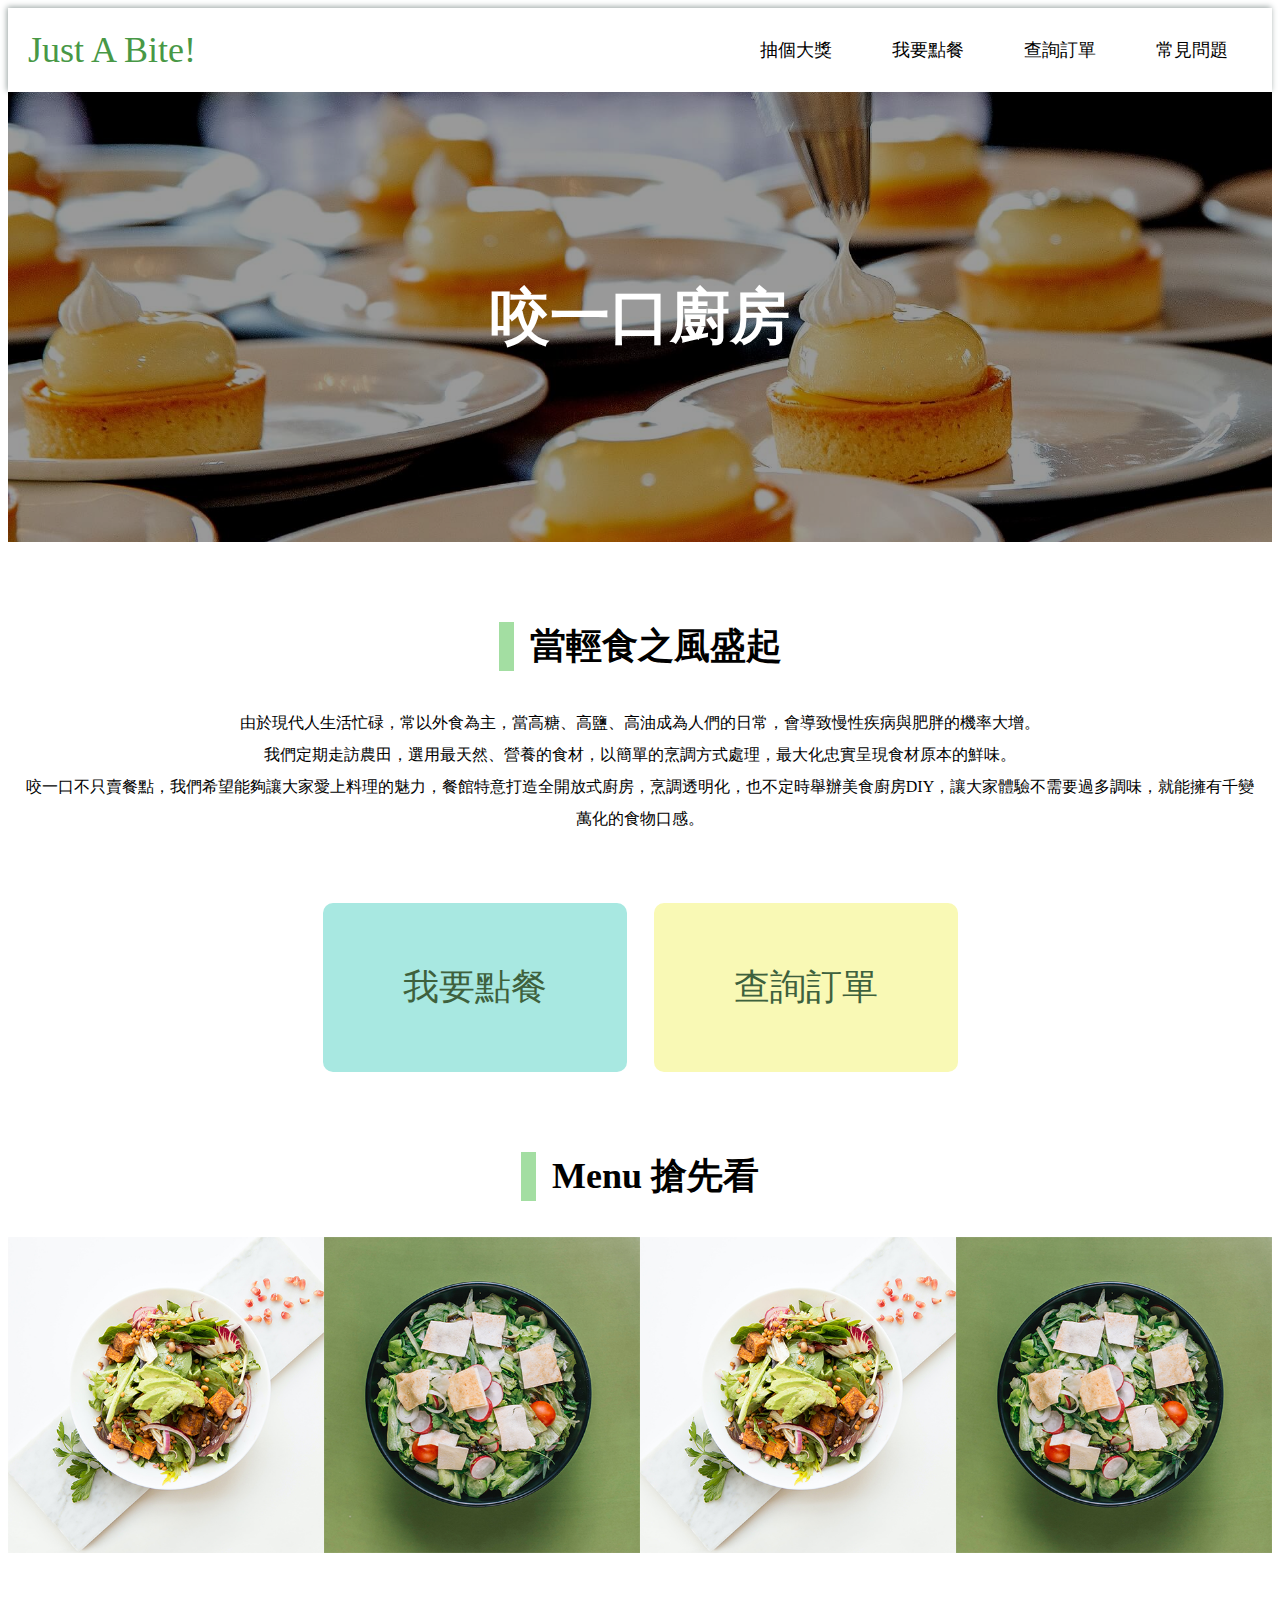
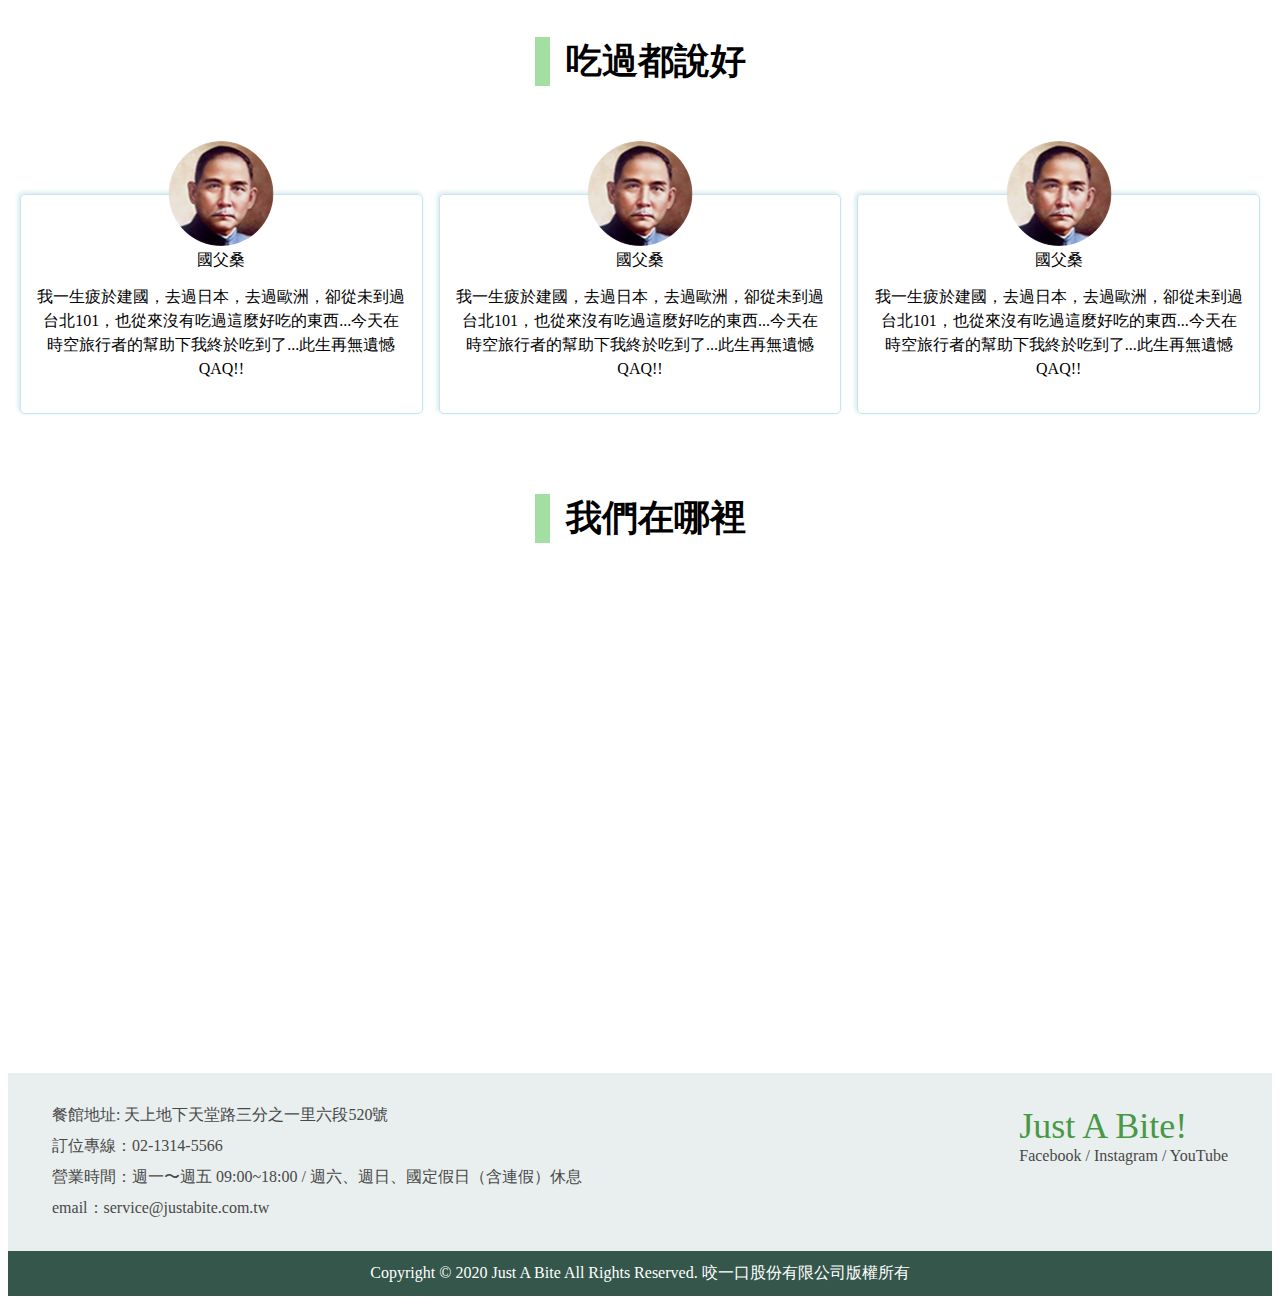
<file: examples/week10/restaurant-demo/index.html>
<!DOCTYPE html>

<html>
<head>
  <meta charset="utf-8">

  <title>餐廳官網</title>
  <meta name="viewport" content="width=device-width, initial-scale=1">
  <link rel="stylesheet" href="https://necolas.github.io/normalize.css/8.0.1/normalize.css" />
  <link rel="stylesheet" href="style.css" />

</head>

<body>
  <nav class="navbar">
    <div class="wrapper">
      <div class="navbar__site-name">
        <a href="index.html">Just A Bite!</a>
      </div>
      <ul class="navbar__list">
        <li><a href="lottery.html">抽個大獎</a></li>
        <li><a href="#">我要點餐</a></li>
        <li><a href="#">查詢訂單</a></li>
        <li><a href="faq.html">常見問題</a></li>
      </ul>
    </div>
  </nav>
  
  <section class="banner">
    <h1>咬一口廚房</h1>
  </section>
  <div class="wrapper">
    <section class="section">
      <h2 class="section__title">
        當輕食之風盛起
      </h2>
      <p class="section__desc">
        由於現代人生活忙碌，常以外食為主，當高糖、高鹽、高油成為人們的日常，會導致慢性疾病與肥胖的機率大增。
        <br>
        我們定期走訪農田，選用最天然、營養的食材，以簡單的烹調方式處理，最大化忠實呈現食材原本的鮮味。
        <br>
        咬一口不只賣餐點，我們希望能夠讓大家愛上料理的魅力，餐館特意打造全開放式廚房，烹調透明化，也不定時舉辦美食廚房DIY，讓大家體驗不需要過多調味，就能擁有千變萬化的食物口感。
      </p>
      <div class="buttons">
        <div class="button btn-order">
          我要點餐
        </div>
        <div class="button btn-query">
          查詢訂單
        </div>
      </div>
    </section>
  </div>

  <section class="section">
    <h2 class="section__title">
      Menu 搶先看
    </h2>
    <div class="section__images">
      <div><img src="images/f-001.png" /></div>
      <div><img src="images/f-002.png" /></div>
      <div><img src="images/f-001.png" /></div>
      <div><img src="images/f-002.png" /></div>
    </div>
  </section>
  <div class="wrapper">
    <section class="section">
      <h2 class="section__title">
        吃過都說好
      </h2>
      <div class="section__comments">
        <div class="comment">
          <div class="comment__author">
            <div class="comment__avatar">
              <img src="./images/avatar.png" />
            </div>
            <p>國父桑</p>
          </div>
          <div class="comment__content">
            我一生疲於建國，去過日本，去過歐洲，卻從未到過台北101，也從來沒有吃過這麼好吃的東西...今天在時空旅行者的幫助下我終於吃到了...此生再無遺憾 QAQ!!
          </div>
        </div>
        <div class="comment">
          <div class="comment__author">
            <div class="comment__avatar">
              <img src="./images/avatar.png" />
            </div>
            <p>國父桑</p>
          </div>
          <div class="comment__content">
            我一生疲於建國，去過日本，去過歐洲，卻從未到過台北101，也從來沒有吃過這麼好吃的東西...今天在時空旅行者的幫助下我終於吃到了...此生再無遺憾 QAQ!!
          </div>
        </div>
        <div class="comment">
          <div class="comment__author">
            <div class="comment__avatar">
              <img src="./images/avatar.png" />
            </div>
            <p>國父桑</p>
          </div>
          <div class="comment__content">
            我一生疲於建國，去過日本，去過歐洲，卻從未到過台北101，也從來沒有吃過這麼好吃的東西...今天在時空旅行者的幫助下我終於吃到了...此生再無遺憾 QAQ!!
          </div>
        </div>
      </div>
    </section>
    <section class="section">
      <h2 class="section__title">
        我們在哪裡
      </h2>
      <iframe src="https://www.google.com/maps/embed?pb=!1m18!1m12!1m3!1d3615.0027469641936!2d121.56234485066739!3d25.033980844367374!2m3!1f0!2f0!3f0!3m2!1i1024!2i768!4f13.1!3m3!1m2!1s0x3442abb6da9c9e1f%3A0x1206bcf082fd10a6!2zMTEw5Y-w5YyX5biC5L-h576p5Y2A5L-h576p6Lev5LqU5q61N-iZnw!5e0!3m2!1szh-TW!2stw!4v1591711072492!5m2!1szh-TW!2stw" width="100%" height="450" frameborder="0" style="border:0;" allowfullscreen="" aria-hidden="false" tabindex="0"></iframe>
    </section>
  </div>
  <footer>
    <div class="footer__top">
      <div class="wrapper">
        <div class="footer__info">
          <div>餐館地址: 天上地下天堂路三分之一里六段520號</div>
          <div>訂位專線：02-1314-5566</div>
          <div>營業時間：週一〜週五 09:00~18:00 / 週六、週日、國定假日（含連假）休息</div>
          <div>email：service@justabite.com.tw</div>
        </div>
        <div>
          <div class="footer__site">Just A Bite!</div>
          <div>Facebook / Instagram / YouTube</div>
        </div>
      </div>
    </div>
    <div class="footer__bottom">
      Copyright © 2020 Just A Bite All Rights Reserved. 咬一口股份有限公司版權所有
    </div>
  </footer>
</body>
</html>
</file>
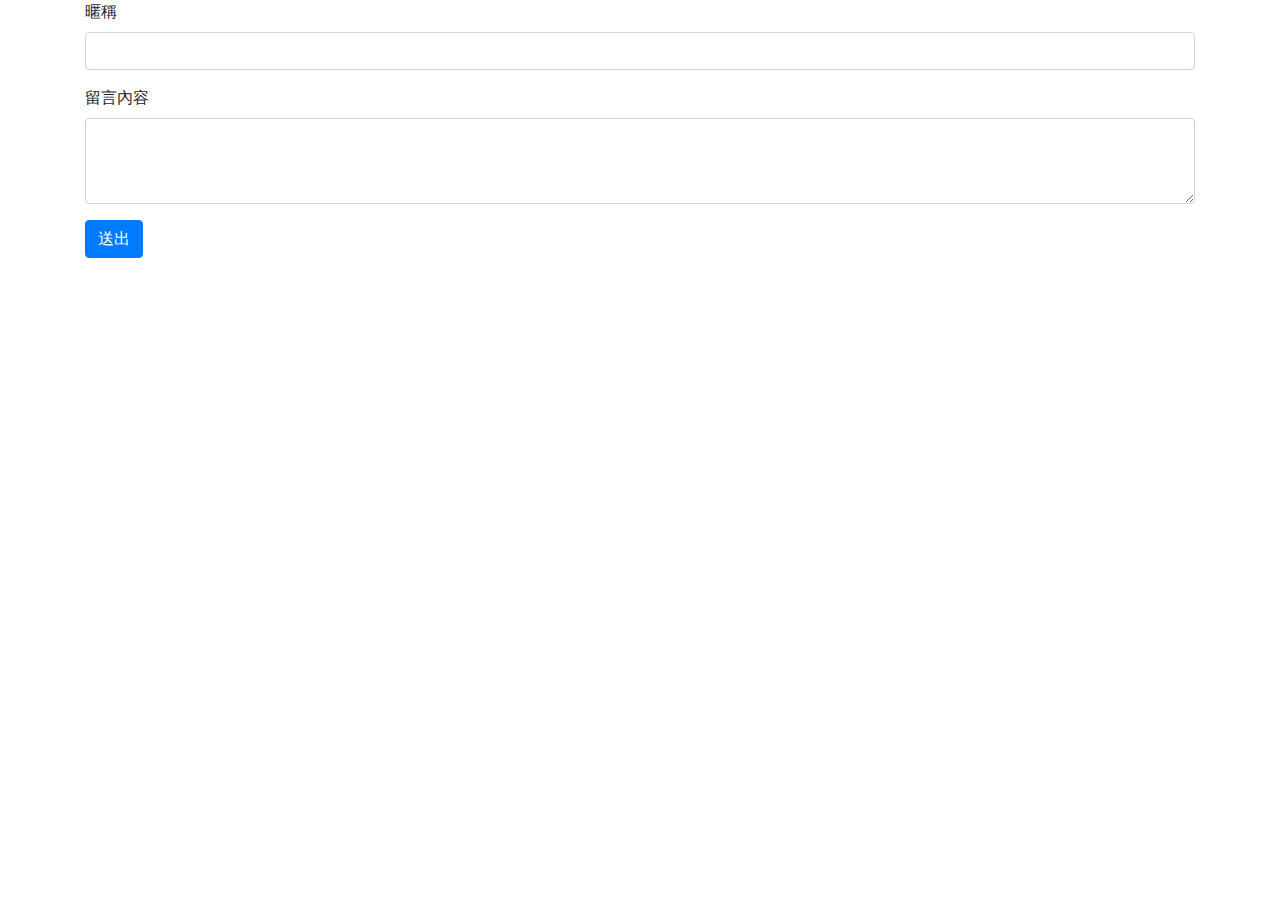
<file: examples/week12/hw1/index.html>
<!DOCTYPE html>

<html>
<head>
  <meta charset="utf-8">

  <title>Week12 留言板</title>
  <meta name="viewport" content="width=device-width, initial-scale=1">
  <script src="https://code.jquery.com/jquery-3.5.1.min.js"></script>
  <link rel="stylesheet" href="https://stackpath.bootstrapcdn.com/bootstrap/4.5.2/css/bootstrap.min.css" integrity="sha384-JcKb8q3iqJ61gNV9KGb8thSsNjpSL0n8PARn9HuZOnIxN0hoP+VmmDGMN5t9UJ0Z" crossorigin="anonymous">
  <style>
    .card {
      margin-top: 12px;
    }
  </style>
  <script>
    function escape(toOutput){
        return toOutput.replace(/\&/g, '&amp;')
            .replace(/\</g, '&lt;')
            .replace(/\>/g, '&gt;')
            .replace(/\"/g, '&quot;')
            .replace(/\'/g, '&#x27')
            .replace(/\//g, '&#x2F');
    }

    function appendCommentToDOM(container, comment, isPrepend) {
      const html = `
        <div class="card">
          <div class="card-body">
            <h5 class="card-title">${comment.id} ${escape(comment.nickname)}</h5>
            <p class="card-text">${escape(comment.content)}</p>
          </div>
        </div>
      `
      if (isPrepend) {
        container.prepend(html)
      } else {
        container.append(html)
      }
    }

    function getCommentsAPI(siteKey, before, cb) {
      let url = `http://localhost:8080/huli/be101/board-api/api_comments.php?site_key=${siteKey}`
      if (before) {
        url += '&before=' + before
      }
      $.ajax({
        url,
      }).done(function(data) {
        cb(data)
      });
    }

    const siteKey = 'huli'
    const loadMoreButtonHTML = '<button class="load-more btn btn-primary">載入更多</button>'
    let lastId = null
    let isEnd = false

    $(document).ready(() => {
      const commentDOM = $('.comments')
      getComments()

      $('.comments').on('click', '.load-more', () => {
        getComments()
      })

      $('.add-comment-form').submit(e => {
        e.preventDefault();
        const newCommentData = {
          site_key: 'huli',
          nickname: $('input[name=nickname]').val(),
          content: $('textarea[name=content]').val()
        }
        $.ajax({
          type: 'POST',
          url: 'http://localhost:8080/huli/be101/board-api/api_add_comments.php',
          data: newCommentData
        }).done(function(data) {
          if (!data.ok) {
            alert(data.message)
            return
          }
          $('input[name=nickname]').val('')
          $('textarea[name=content]').val('')
          appendCommentToDOM(commentDOM, newCommentData, true)
        });
      })
    })

    function getComments() {
      const commentDOM = $('.comments')
      $('.load-more').hide()
      if (isEnd) {
        return
      }
      getCommentsAPI(siteKey, lastId, data => {
        if (!data.ok) {
          alert(data.message)
          return
        }

        const comments = data.discussions;
        for (let comment of comments) {
          appendCommentToDOM(commentDOM, comment)
        }
        let length = comments.length
        if (length === 0) {
          isEnd = true
          $('.load-more').hide()
        } else {
          lastId = comments[length - 1].id
          $('.comments').append(loadMoreButtonHTML)
        }
        
      })
    }
  </script>
</head>

<body>
  <div class="container">
    <form class="add-comment-form">
      <div class="form-group">
        <label for="form-nickname">暱稱</label>
        <input name="nickname" type="text" class="form-control" id="form-nickname" >
      </div>
      <div class="form-group">
        <label for="content-textarea">留言內容</label>
        <textarea name='content' class="form-control" id="content-textarea" rows="3"></textarea>
      </div>
      <button type="submit" class="btn btn-primary">送出</button>
    </form>
    <div class="comments">
    </div>
  </div>

</body>
</html>
</file>
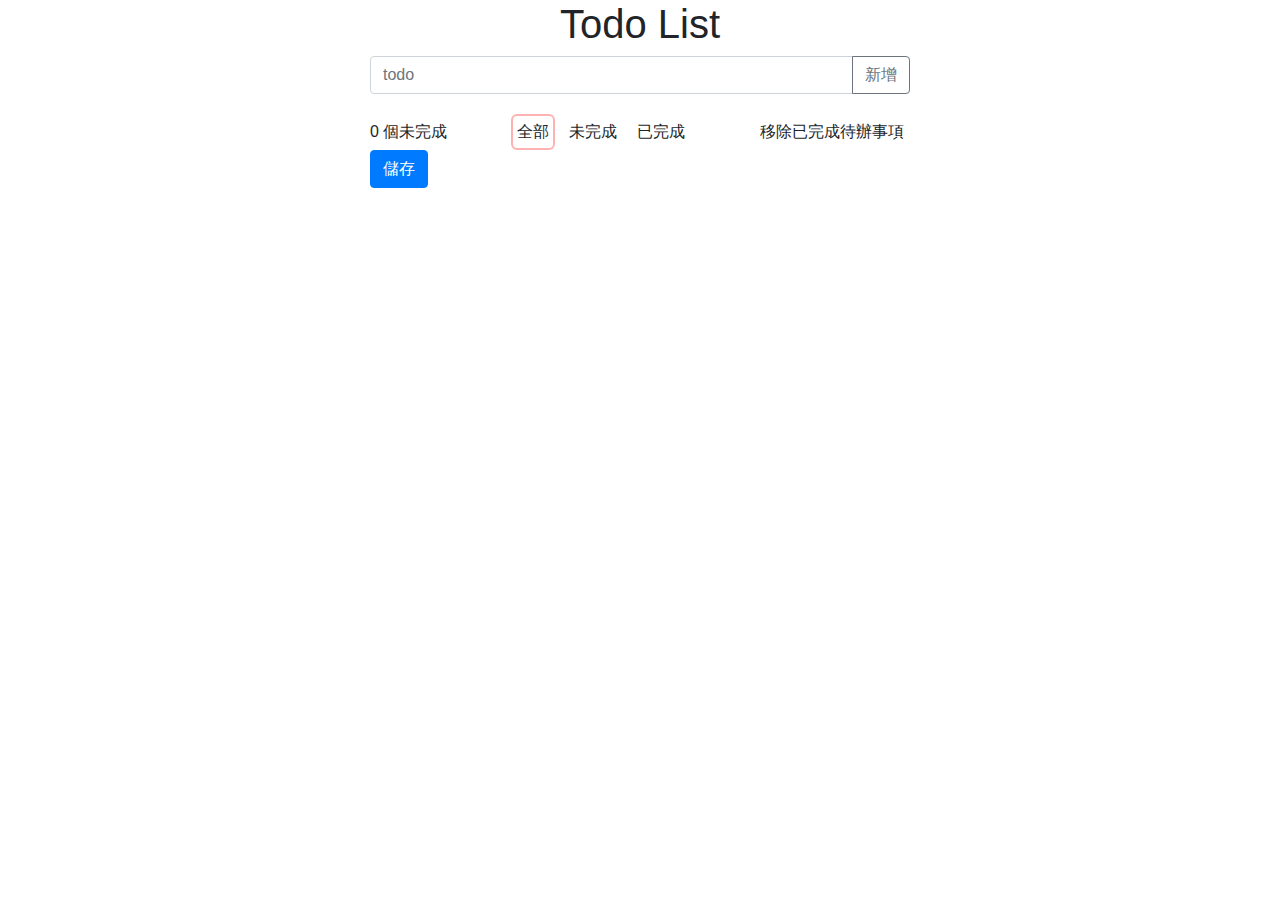
<file: examples/week12/hw2/index.html>
<!DOCTYPE html>

<html>
<head>
  <meta charset="utf-8">

  <title>Week12 Todo List</title>
  <meta name="viewport" content="width=device-width, initial-scale=1">
  <script src="https://code.jquery.com/jquery-3.5.1.js"></script>
  <link rel="stylesheet" href="https://stackpath.bootstrapcdn.com/bootstrap/4.5.2/css/bootstrap.min.css" integrity="sha384-JcKb8q3iqJ61gNV9KGb8thSsNjpSL0n8PARn9HuZOnIxN0hoP+VmmDGMN5t9UJ0Z" crossorigin="anonymous">
  <style>
    .btn-delete {
      opacity: 0;
    }
    .todo:hover .btn-delete {
      opacity: 1;
    }

    input[type=checkbox]:checked ~ label {
      text-decoration: line-through;
      color: rgba(0,0,0,0.3);
    }

    .todo__content-wrapper {
      flex: 1;
    }

    .todo__content {
      display: block;
    }

    .options div, .clear-all {
      cursor: pointer;
      border-radius: 6px;
      padding: 4px;
      border: 2px solid transparent;
    }

    .options div.active {
      border-color: rgba(255, 0, 0, 0.3);
    }

    .options div:hover {
      border-color: rgba(255, 0, 0, 0.5);
    }

    .todo {
      display: flex;
    }

  </style>
</head>

<body>
  <div class="container">
    <div class="row justify-content-center">
      <div class="col-lg-6">
        <h1 class="text-center">Todo List</h1>
        <div class="input-group mb-3">
          <input type="text" class="input-todo form-control" placeholder="todo">
          <div class="input-group-append">
            <button class="btn btn-add btn-outline-secondary" type="button">新增</button>
          </div>
        </div>
        <div class="todos list-group ">
          
        </div>
        <div class="info mt-1 d-flex justify-content-between align-items-center">
          <div><span class="uncomplete-count">0</span> 個未完成</div>
          <div class="options d-flex">
            <div class="active" data-filter="all">全部</div>
            <div class="ml-2" data-filter="uncomplete">未完成</div>
            <div class="ml-2" data-filter="done">已完成</div>
          </div>
          <div class="clear-all">
            移除已完成待辦事項
          </div>
        </div>
        <button type="button" class="btn btn-save btn-primary">儲存</button>

      </div>
    </div>
  </div>
  <script>
    let id = 1;
    let todos = []
    let todoCount = 0
    let uncompleteTodoCount = 0

    const template = `<div class="todo list-group-item list-group-item-action justify-content-between align-items-center {todoClass}">
            <div class="todo__content-wrapper custom-control custom-checkbox">
              <input type="checkbox" class="check-todo custom-control-input" id="todo-{id}">
              <label class="todo__content custom-control-label" for="todo-{id}">{content}</label>
            </div>
            <button type="button" class="btn-delete btn btn-danger">刪除</button>
          </div>`

    const searchParams = new URLSearchParams(window.location.search)
    const todoId = searchParams.get('id')

    if (todoId) {
      $.getJSON('http://localhost:8080/huli/be101/todo-api/get_todo.php?id=' + todoId, function(data) {
        todos = JSON.parse(data.data.todo)
        render()
      });
    }

    function render() {
      if (todos.length === 0) return
      $('.todos').empty()
      id = todos[todos.length - 1].id + 1
      todoCount = todos.length
      uncompleteTodoCount = todos.filter(todo => !todo.isDone).length
      for(let i=0; i<todos.length; i++) {
        const todo = todos[i]
        $('.todos').append(
          template
            .replace('{content}', escapeHtml(todo.content))
            .replace(/{id}/g, todo.id)
            .replace('{todoClass}', todo.isDone ? 'checked' : '')
        )
        if (todo.isDone) {
          $('#todo-' + todo.id).prop('checked', true)
        }
      }
      updateCounter()
    }

    $('.btn-add').click(() => {
      addTodo()
    })

    $('.input-todo').keydown(e => {
      if (e.key === 'Enter') {
        addTodo()
      }
    })

    $('.todos').on('click', '.btn-delete', (e) => {
      const deleteId = $(e.target).parent().find('.check-todo').attr('id').replace('todo-', '');
      todos = todos.filter(todo => {
        if (todo.id === Number(deleteId)) return false
        return true
      })
      render()
    })

    $('.todos').on('change', '.check-todo', (e) => {
      const target = $(e.target)
      const isChecked= target.is(":checked")
      const updateId = target.attr('id').replace('todo-', ''); 
      for(let i=0; i<todos.length; i++) {
        if (todos[i].id === Number(updateId)) {
          todos[i].isDone = isChecked
        }
      }
      render()
    })

    $('.clear-all').click(() => {
      todos = todos.filter(todo => !todo.isDone)
      render(todos)
    })

    $('.options').on('click', 'div', e => {
      const target = $(e.target)
      const filter = target.attr('data-filter')
      $('.options div.active').removeClass('active')
      target.addClass('active')
      if (filter === 'all') {
        $('.todo').show()
      } else if (filter === 'uncomplete') {
        $('.todo').show()
        $('.todo.checked').hide()
      } else { // done
        $('.todo').hide()
        $('.todo.checked').show()
      }
    })

    $('.btn-save').click(() => {
      const data = JSON.stringify(todos)
      $.ajax({
        type: 'POST',
        url: 'http://localhost:8080/huli/be101/todo-api/add_todo.php',
        data: {
          todo: data
        },
        success: function(res) {
          const respId = res.id
          window.location = 'index.html?id=' + respId
        },
        error: function() {
          alert('Erro QQ')
        }
      })
    })

    function updateCounter() {
      $('.uncomplete-count').text(uncompleteTodoCount)
    }


    function addTodo() {
      const value = $('.input-todo').val()
      if (!value) return
      todos.push({
        id: id,
        content: value,
        isDone: false
      })
      render()
      $('.input-todo').val('')
    }

    function escapeHtml(unsafe) {
      return unsafe
           .replace(/&/g, "&amp;")
           .replace(/</g, "&lt;")
           .replace(/>/g, "&gt;")
           .replace(/"/g, "&quot;")
           .replace(/'/g, "&#039;");
    }

  </script>
</body>
</html>
</file>
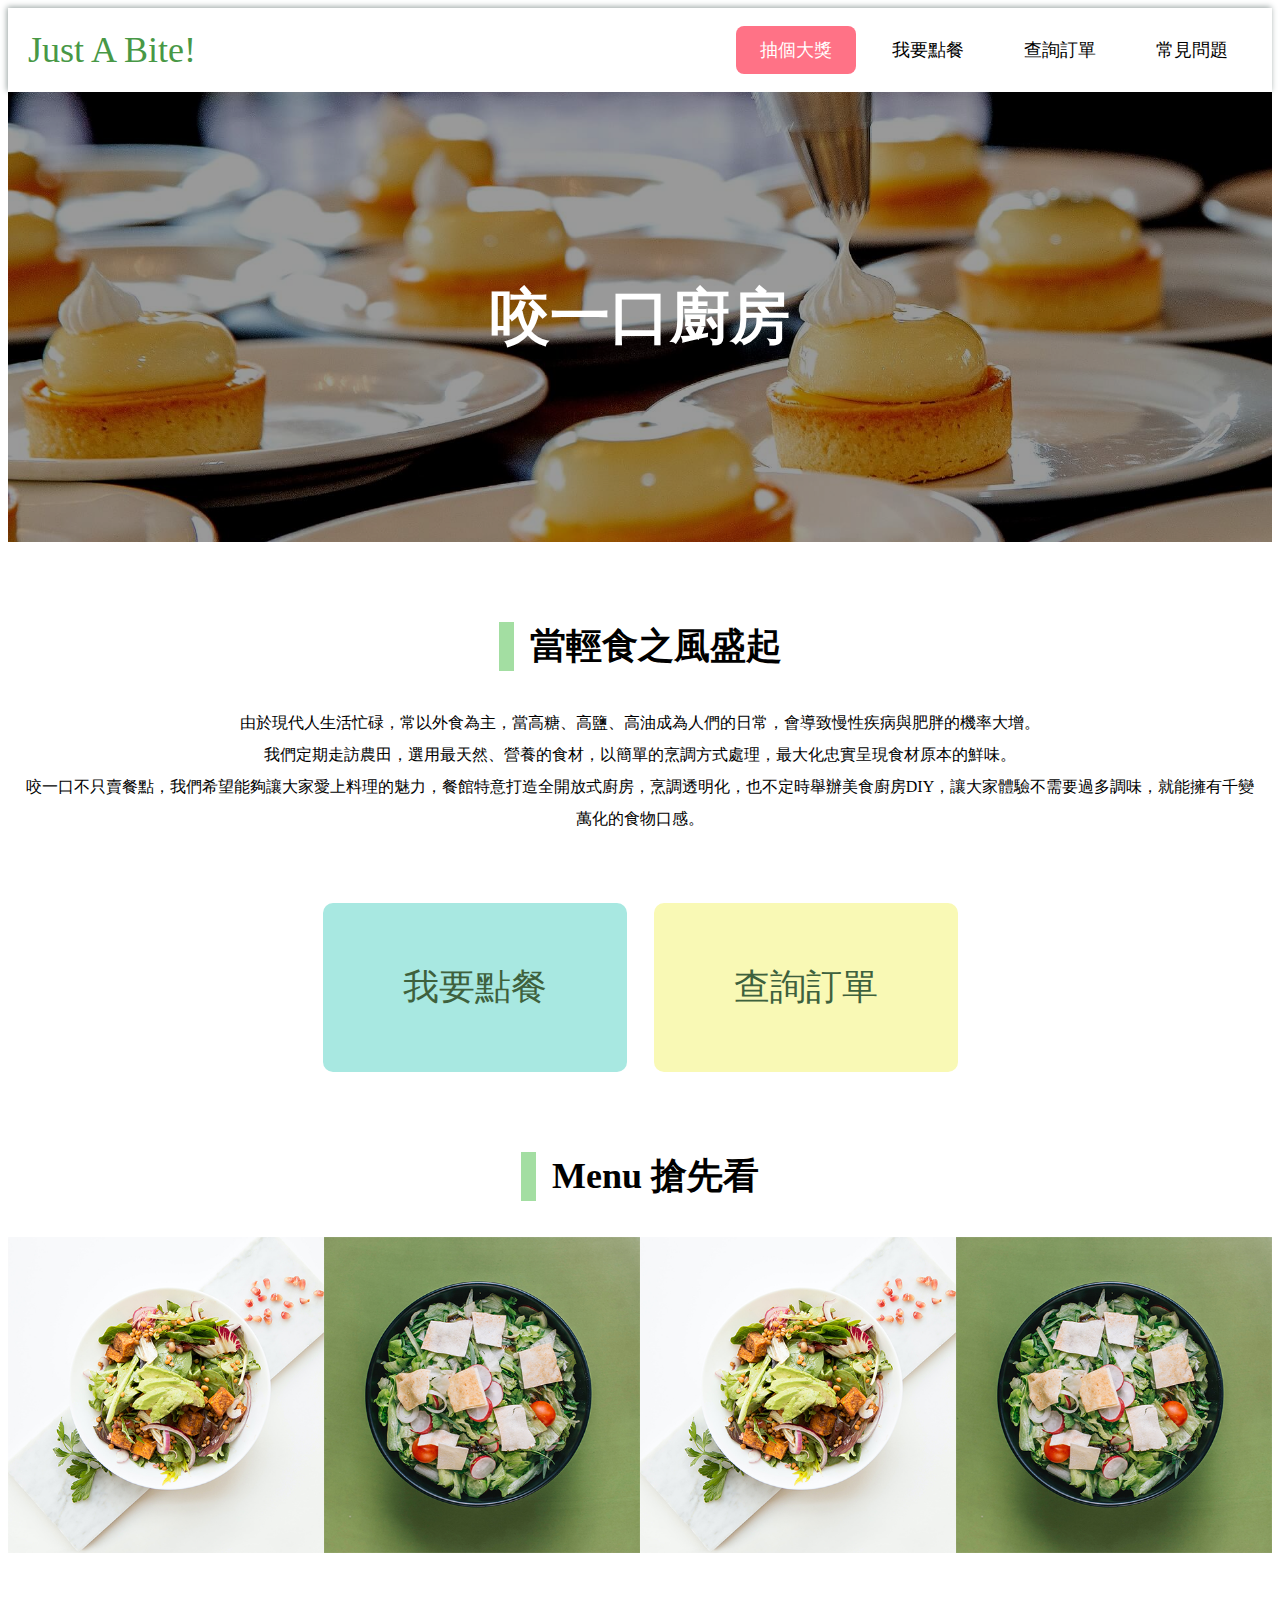
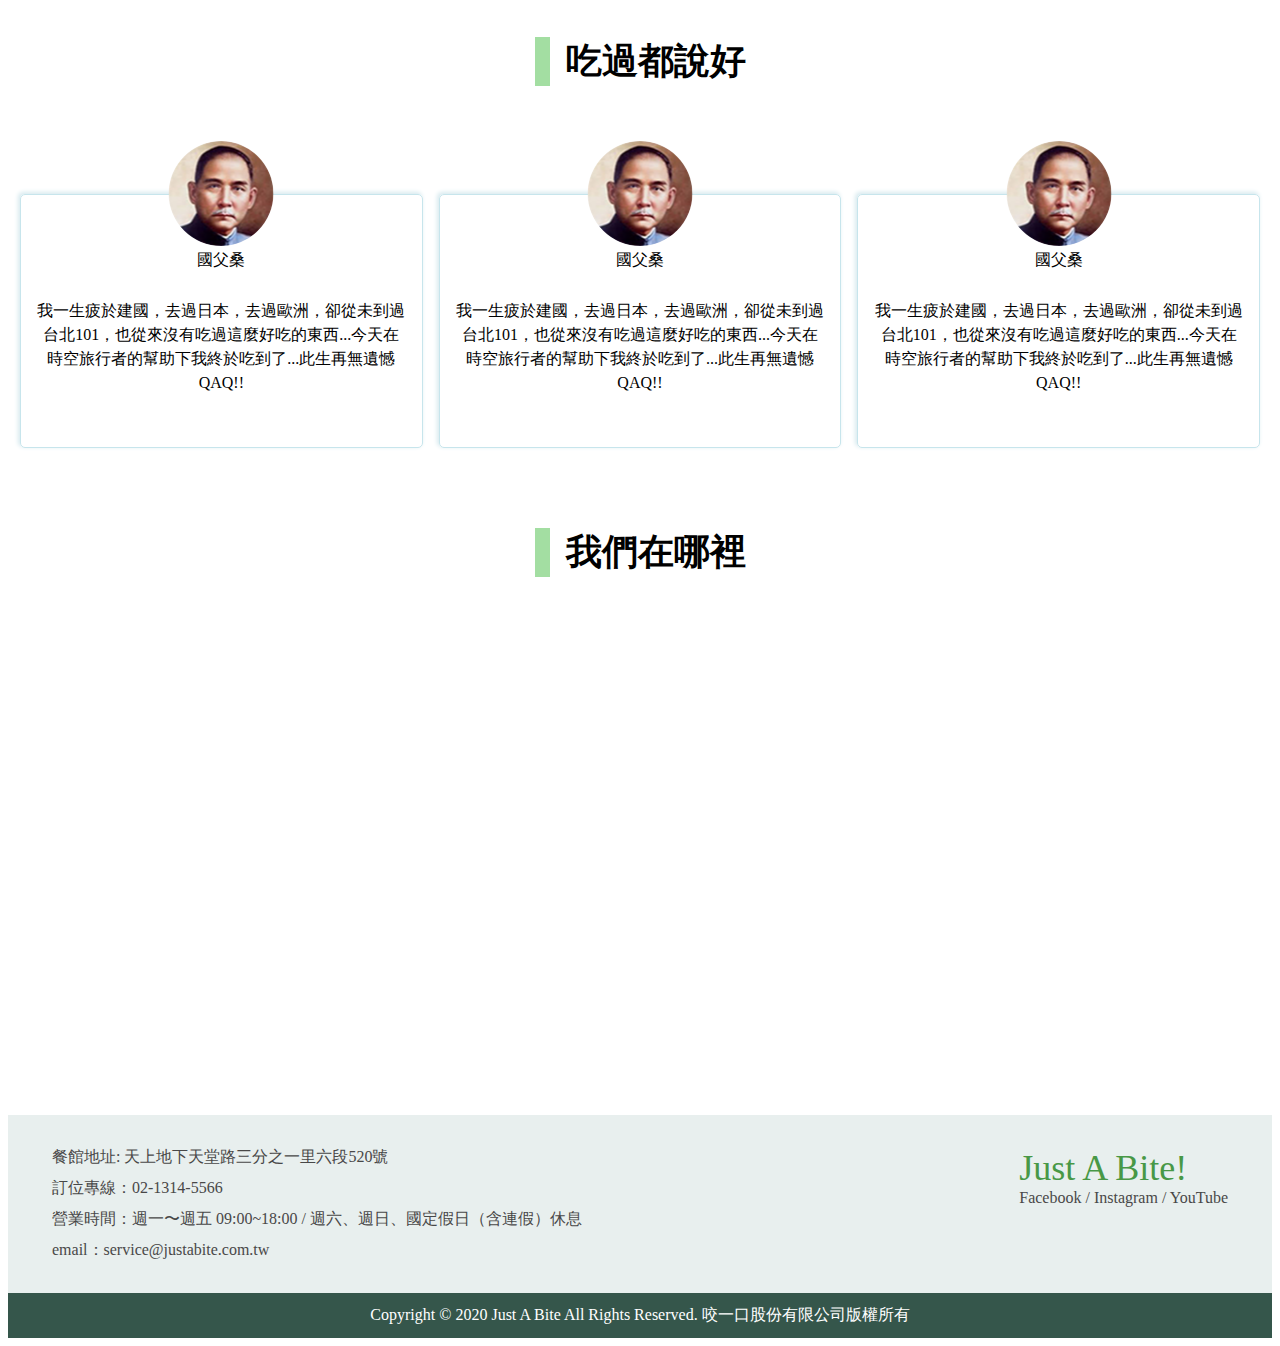
<file: examples/week6/hw1/index.html>
<!DOCTYPE html>

<html>
<head>
  <meta charset="utf-8">

  <title>餐廳官網</title>
  <meta name="viewport" content="width=device-width, initial-scale=1">
  <link rel="stylesheet" href="https://necolas.github.io/normalize.css/8.0.1/normalize.css" />

  <style>

    .navbar {
      box-shadow: -1.4px -1.4px 6px 0 #97a2a0;

    }
    .navbar .wrapper {
      display: flex;
      justify-content: space-between;
      align-items: center;
      height: 84px;
      background: white;
      padding: 0px 20px;
    }

    .navbar__site-name {
      color: #489846;
      font-size: 36px;
    }

    .navbar__list {
      list-style: none;
      margin: 0;
      padding: 0;
      display: flex;
      font-size: 18px;
    }

    .navbar__list li {
      margin-left: 12px;
      border-radius: 8px;
      transition: background 0.1s;
    }

    .navbar__list li.active, .navbar__list li:hover {
      background: #ff7286;
    }

    .navbar__list li.active a,
    .navbar__list li:hover a {
      color: white;
    }

    .navbar__list li a {
      display: block;
      text-decoration: none;
      color: black;
      padding: 12px 24px;
    }

    .wrapper {
      max-width: 1280px;
      margin: 0 auto;
      padding: 0px 12px;
    }

    .banner {
      position: relative;
      height: 450px;
      background: url(bg.jpg) center/cover no-repeat;
    }

    .banner:after {
      content: "";
      position: absolute;
      background: rgba(0, 0, 0, 0.4);
      top: 0;
      left: 0;
      right: 0;
      bottom: 0;
    }

    .banner h1 {
      display: inline-block;
      position: relative;
      margin: 0;
      color: white;
      z-index: 2;
      top: 50%;
      left: 50%;
      transform: translate(-50%, -50%);
      font-size: 60px;
      font-weight: bold;
    }

    h2 {
      margin: 0;
    }

    .section {
      text-align: center;
      margin-top: 80px;
    }

    .section__title {
      display: inline-block;
      font-size: 36px;
      border-left: solid 15px #a3dea2;
      padding-left: 16px;
      margin-bottom: 36px;
    }

    .section__desc {
      font-size: 16px;
      line-height: 2em;
      margin: 0px 0px 68px 0px;
    }

    .button {
      padding: 60px 80px;
      font-size: 36px;
      color: #3e613d;
      display: inline-block;
      border-radius: 10px;
      cursor: pointer;
      transition: transform 0.1s;
    }

    .button:hover {
      transform: scale(1.1);
    }

    .btn-order {
      background: #a8e8e1;
    }

    .btn-query {
      margin-left: 23px;
      background: #f9f9b5;
    }

    .section__images {
      display: flex;
    }

    .section__images div {
      width: 25%;
    }

    .section__images img {
      width: 100%;
    }

    footer {
      margin-top: 48px;
    }

    .footer__bottom {
      background: #35564b;
      padding: 12px;
      text-align: center;
      color: white;
      font-size: 16px;
    }

    .footer__top {
      background: #e8efee;
      padding: 32px;
      color: #484848;
    }

    .footer__top .wrapper {
      display: flex;
      justify-content: space-between;
    }

    .footer__info {
      margin-right: 16px;
    }

    .footer__info div + div {
      margin-top: 10px;
    }

    .footer__site {
      font-size: 36px;
      color: #489846;
    }

    .section__comments {
      display: flex;
      margin-top: 72px;
    }

    .comment {
      border-radius: 5px;
      box-shadow: -1.4px -1.4px 4px 0 #d8eaef;
      border: solid 1px #c7e5ec;
      height: 220px;
      padding: 16px;
      position: relative;
    }

    .comment + .comment {
      margin-left: 16px;
    }

    .comment__avatar {
      width: 105px;
      height: 105px;
      border-radius: 50%;
      overflow: hidden;
    }

    .comment__avatar img {
      width: 100%;
      height: 100%;
    }

    .comment__author {
      display: inline-block;
      position: absolute;
      top: 18px;
      left: 50%;
      transform: translate(-50%, -50%);
    }

    .comment__author p {
      margin-top: 5px;
      line-height: 18px;
    }

    .comment__content {
      position: relative;
      top: 40%;
      line-height: 1.5em;
    }

    @media(max-width: 768px) {
      .navbar .wrapper {
        height: 120px;
        flex-direction: column;
        justify-content: space-between;
        padding: 0px;
      }

      .navbar__site-name {
        margin-top: 10px;
      }

      .navbar__list {
        display: flex;
        width: 100%;
      }

      .navbar__list li {
        flex: 1;
        margin-left: 0;
        border-radius: 0;
        text-align: center;
      }

      .btn-query {
        margin-left: 0;
        margin-top: 16px;
      }

      .section__images {
        flex-direction: column;

      }

      .section__images div {
        width: 100%;
      }

      .footer__top .wrapper {
        flex-direction: column-reverse;
      }

      .footer__info {
        margin-right: 0;
        margin-top: 16px;
      }

      .section__comments {
        flex-direction: column;
      }

      .comment + .comment {
        margin-left: 0;
        margin-top: 82px;
      }
    }

   
  </style>
</head>

<body>
  <nav class="navbar">
    <div class="wrapper">
      <div class="navbar__site-name">
        Just A Bite!
      </div>
      <ul class="navbar__list">
        <li class="active"><a href="#">抽個大獎</a></li>
        <li><a href="#">我要點餐</a></li>
        <li><a href="#">查詢訂單</a></li>
        <li><a href="#">常見問題</a></li>
      </ul>
    </div>
  </nav>
  
  <section class="banner">
    <h1>咬一口廚房</h1>
  </section>
  <div class="wrapper">
    <section class="section">
      <h2 class="section__title">
        當輕食之風盛起
      </h2>
      <p class="section__desc">
        由於現代人生活忙碌，常以外食為主，當高糖、高鹽、高油成為人們的日常，會導致慢性疾病與肥胖的機率大增。
        <br>
        我們定期走訪農田，選用最天然、營養的食材，以簡單的烹調方式處理，最大化忠實呈現食材原本的鮮味。
        <br>
        咬一口不只賣餐點，我們希望能夠讓大家愛上料理的魅力，餐館特意打造全開放式廚房，烹調透明化，也不定時舉辦美食廚房DIY，讓大家體驗不需要過多調味，就能擁有千變萬化的食物口感。
      </p>
      <div class="buttons">
        <div class="button btn-order">
          我要點餐
        </div>
        <div class="button btn-query">
          查詢訂單
        </div>
      </div>
    </section>
  </div>

  <section class="section">
    <h2 class="section__title">
      Menu 搶先看
    </h2>
    <div class="section__images">
      <div><img src="f-001.png" /></div>
      <div><img src="f-002.png" /></div>
      <div><img src="f-001.png" /></div>
      <div><img src="f-002.png" /></div>
    </div>
  </section>
  <div class="wrapper">
    <section class="section">
      <h2 class="section__title">
        吃過都說好
      </h2>
      <div class="section__comments">
        <div class="comment">
          <div class="comment__author">
            <div class="comment__avatar">
              <img src="./avatar.png" />
            </div>
            <p>國父桑</p>
          </div>
          <div class="comment__content">
            我一生疲於建國，去過日本，去過歐洲，卻從未到過台北101，也從來沒有吃過這麼好吃的東西...今天在時空旅行者的幫助下我終於吃到了...此生再無遺憾 QAQ!!
          </div>
        </div>
        <div class="comment">
          <div class="comment__author">
            <div class="comment__avatar">
              <img src="./avatar.png" />
            </div>
            <p>國父桑</p>
          </div>
          <div class="comment__content">
            我一生疲於建國，去過日本，去過歐洲，卻從未到過台北101，也從來沒有吃過這麼好吃的東西...今天在時空旅行者的幫助下我終於吃到了...此生再無遺憾 QAQ!!
          </div>
        </div>
        <div class="comment">
          <div class="comment__author">
            <div class="comment__avatar">
              <img src="./avatar.png" />
            </div>
            <p>國父桑</p>
          </div>
          <div class="comment__content">
            我一生疲於建國，去過日本，去過歐洲，卻從未到過台北101，也從來沒有吃過這麼好吃的東西...今天在時空旅行者的幫助下我終於吃到了...此生再無遺憾 QAQ!!
          </div>
        </div>
      </div>
    </section>
    <section class="section">
      <h2 class="section__title">
        我們在哪裡
      </h2>
      <iframe src="https://www.google.com/maps/embed?pb=!1m18!1m12!1m3!1d3615.0027469641936!2d121.56234485066739!3d25.033980844367374!2m3!1f0!2f0!3f0!3m2!1i1024!2i768!4f13.1!3m3!1m2!1s0x3442abb6da9c9e1f%3A0x1206bcf082fd10a6!2zMTEw5Y-w5YyX5biC5L-h576p5Y2A5L-h576p6Lev5LqU5q61N-iZnw!5e0!3m2!1szh-TW!2stw!4v1591711072492!5m2!1szh-TW!2stw" width="100%" height="450" frameborder="0" style="border:0;" allowfullscreen="" aria-hidden="false" tabindex="0"></iframe>
    </section>
  </div>
  <footer>
    <div class="footer__top">
      <div class="wrapper">
        <div class="footer__info">
          <div>餐館地址: 天上地下天堂路三分之一里六段520號</div>
          <div>訂位專線：02-1314-5566</div>
          <div>營業時間：週一〜週五 09:00~18:00 / 週六、週日、國定假日（含連假）休息</div>
          <div>email：service@justabite.com.tw</div>
        </div>
        <div>
          <div class="footer__site">Just A Bite!</div>
          <div>Facebook / Instagram / YouTube</div>
        </div>
      </div>
    </div>
    <div class="footer__bottom">
      Copyright © 2020 Just A Bite All Rights Reserved. 咬一口股份有限公司版權所有
    </div>
  </footer>
</body>
</html>
</file>
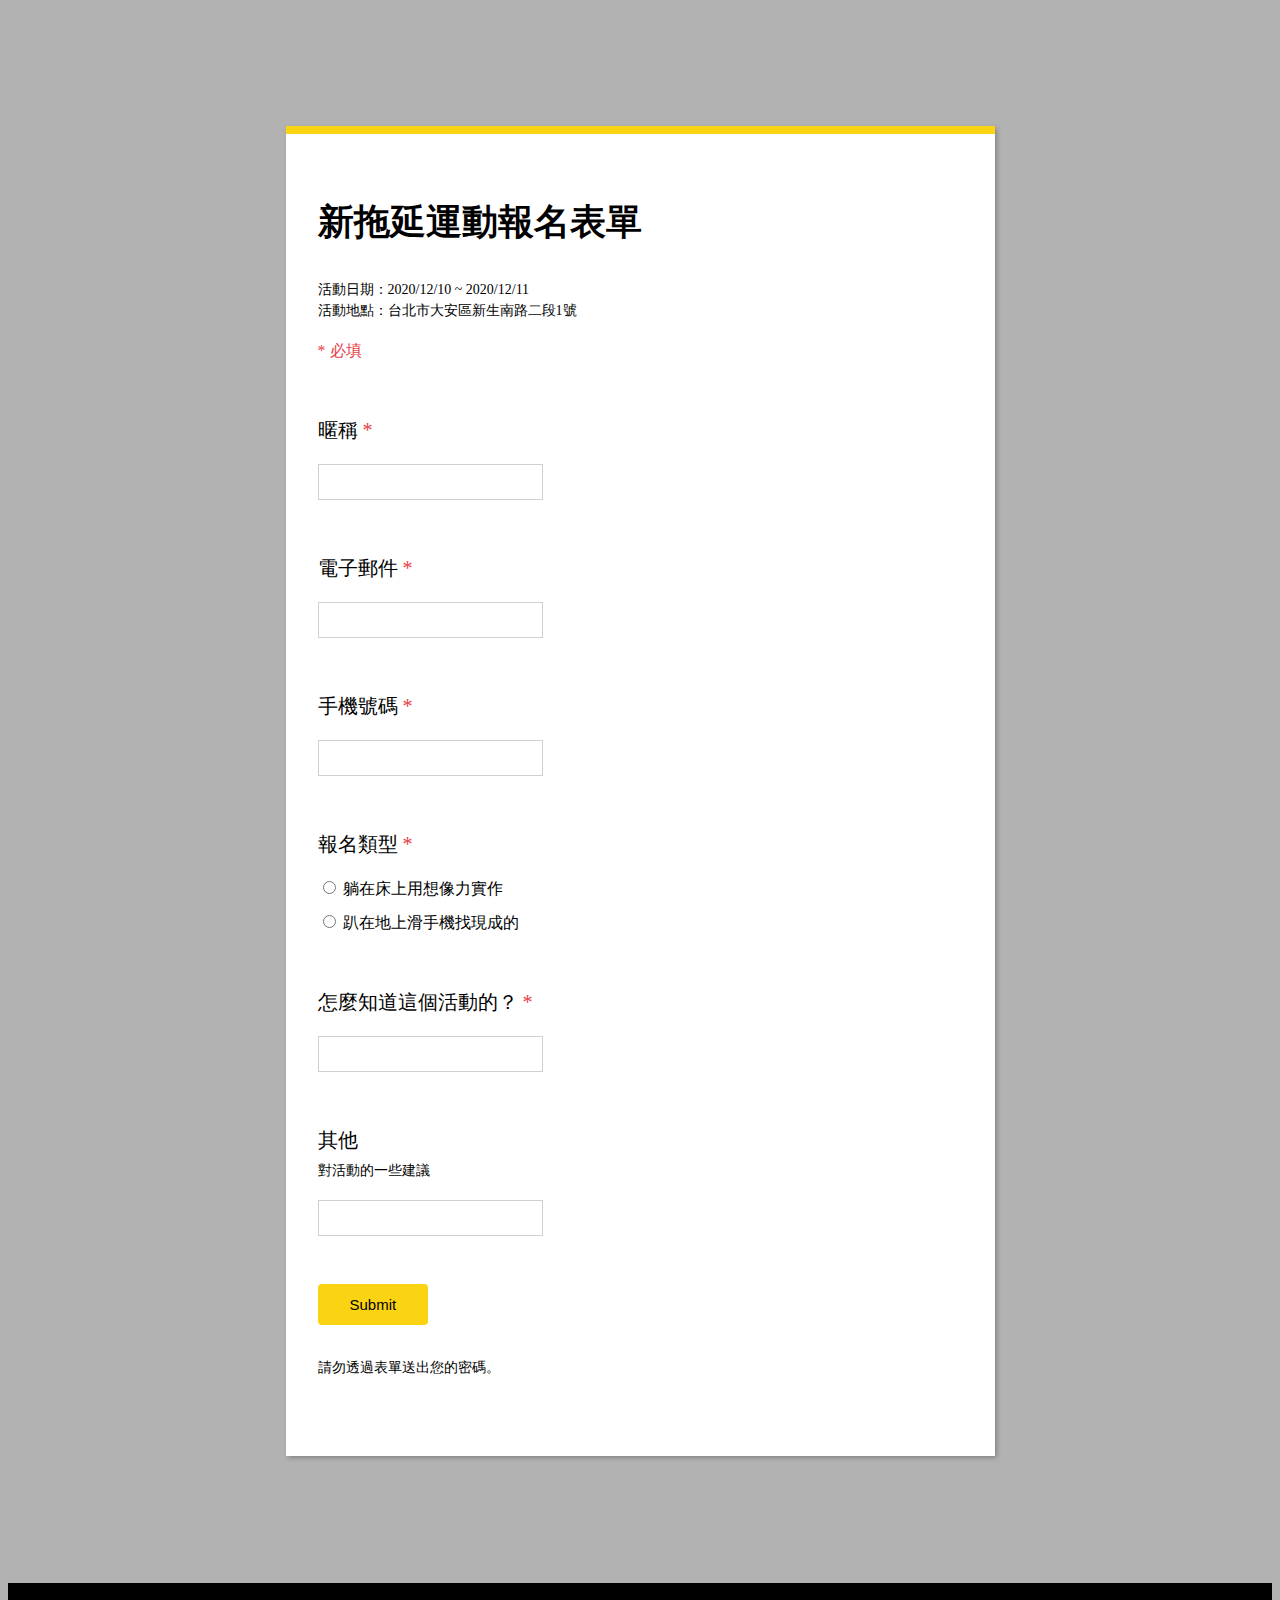
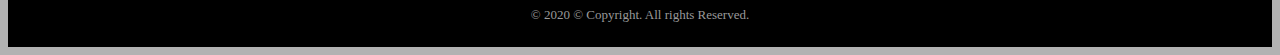
<file: examples/week6/hw2/index.html>
<!DOCTYPE html>

<html>
<head>
  <meta charset="utf-8">

  <title>表單</title>
  <meta name="viewport" content="width=device-width, initial-scale=1">
  <link rel="stylesheet" href="https://necolas.github.io/normalize.css/8.0.1/normalize.css" />

  <style>
      body {
        background: rgba(0, 0, 0, 0.3);
      }

      .wrapper {
        max-width: 645px;
        background: white;
        margin: 10% auto;
        box-shadow: 1.8px 2.4px 5px 0 rgba(0, 0, 0, 0.3);
        border-top: solid 8px #fad312;
        padding: 64px 32px;
      }

      .apply-form__title {
        margin: 0;
        font-size: 36px;
        font-weight: bold;
      }

      .apply-form__desc {
        margin-top: 32px;
        font-size: 14px;
        line-height: 1.5em;
      }

      .apply-form__notice {
        color: #e74149;
        font-size: 16px;
        margin-top: 20px;
      }

      .input-block {
        margin-top: 55px;
      }

      .input-block__title {
        font-size: 20px;
      }

      .input-block__desc {
        font-size: 14px;
        margin-top: 8px;
      }

      .input-block__input {
        margin-top: 20px;
      }

      .input-block__input input[type=text] {
        border: solid 1px #d0d0d0;
        font-size: 16px;
        padding: 8px;
      }

      .input-block__input label {
        display: block;
        margin-top: 12px;
      }

      .required:after {
        content: '*';
        color: #e74149;
      }

      .apply-form__submit {
        background: #fad312;
        color: black;
        font-size: 15px;
        padding: 12px 32px;
        margin-top: 48px;
        border: none;
        border-radius: 4px;
      }

      footer {
        background: black;
        color: #999999;
        font-size: 13px;
        text-align: center;
        padding: 24px 12px;
      }

  </style>
</head>

<body>
  <div class="wrapper">
    <form class="apply-form">
      <h1 class="apply-form__title">新拖延運動報名表單</h1>
      <p class="apply-form__desc">
        活動日期：2020/12/10 ~ 2020/12/11<br>
        活動地點：台北市大安區新生南路二段1號
      </p>
      <p class="apply-form__notice">
        * 必填
      </p>
      <div class="input-block">
        <div class="input-block__title required">
          暱稱
        </div>
        <div class="input-block__input">
          <input name="nickname" type="text" />
        </div>
      </div>
      <div class="input-block">
        <div class="input-block__title required">
          電子郵件
        </div>
        <div class="input-block__input">
          <input name="email" type="text" />
        </div>
      </div>
      <div class="input-block">
        <div class="input-block__title required">
          手機號碼
        </div>
        <div class="input-block__input">
          <input name="phone" type="text" />
        </div>
      </div>
      <div class="input-block">
        <div class="input-block__title required">
          報名類型
        </div>
        <div class="input-block__input">
          <label>
            <input name="type" value="1" type="radio" /> 躺在床上用想像力實作
          </label>

          <label>
            <input name="type" value="2" type="radio" />
             趴在地上滑手機找現成的
          </label>
        </div>
      </div>
      <div class="input-block">
        <div class="input-block__title required">
          怎麼知道這個活動的？
        </div>
        <div class="input-block__input">
          <input name="referal" type="text" />
        </div>
      </div>
      <div class="input-block">
        <div class="input-block__title">
          其他
        </div>
        <div class="input-block__desc">
          對活動的一些建議
        </div>
        <div class="input-block__input">
          <input name="nickname" type="text" />
        </div>
      </div>
      <input class="apply-form__submit" type="submit" />
      <p class="apply-form__desc">
        請勿透過表單送出您的密碼。
      </p>
    </form>
  </div>
  <footer>© 2020 © Copyright. All rights Reserved.</footer>
  
</body>
</html>
</file>
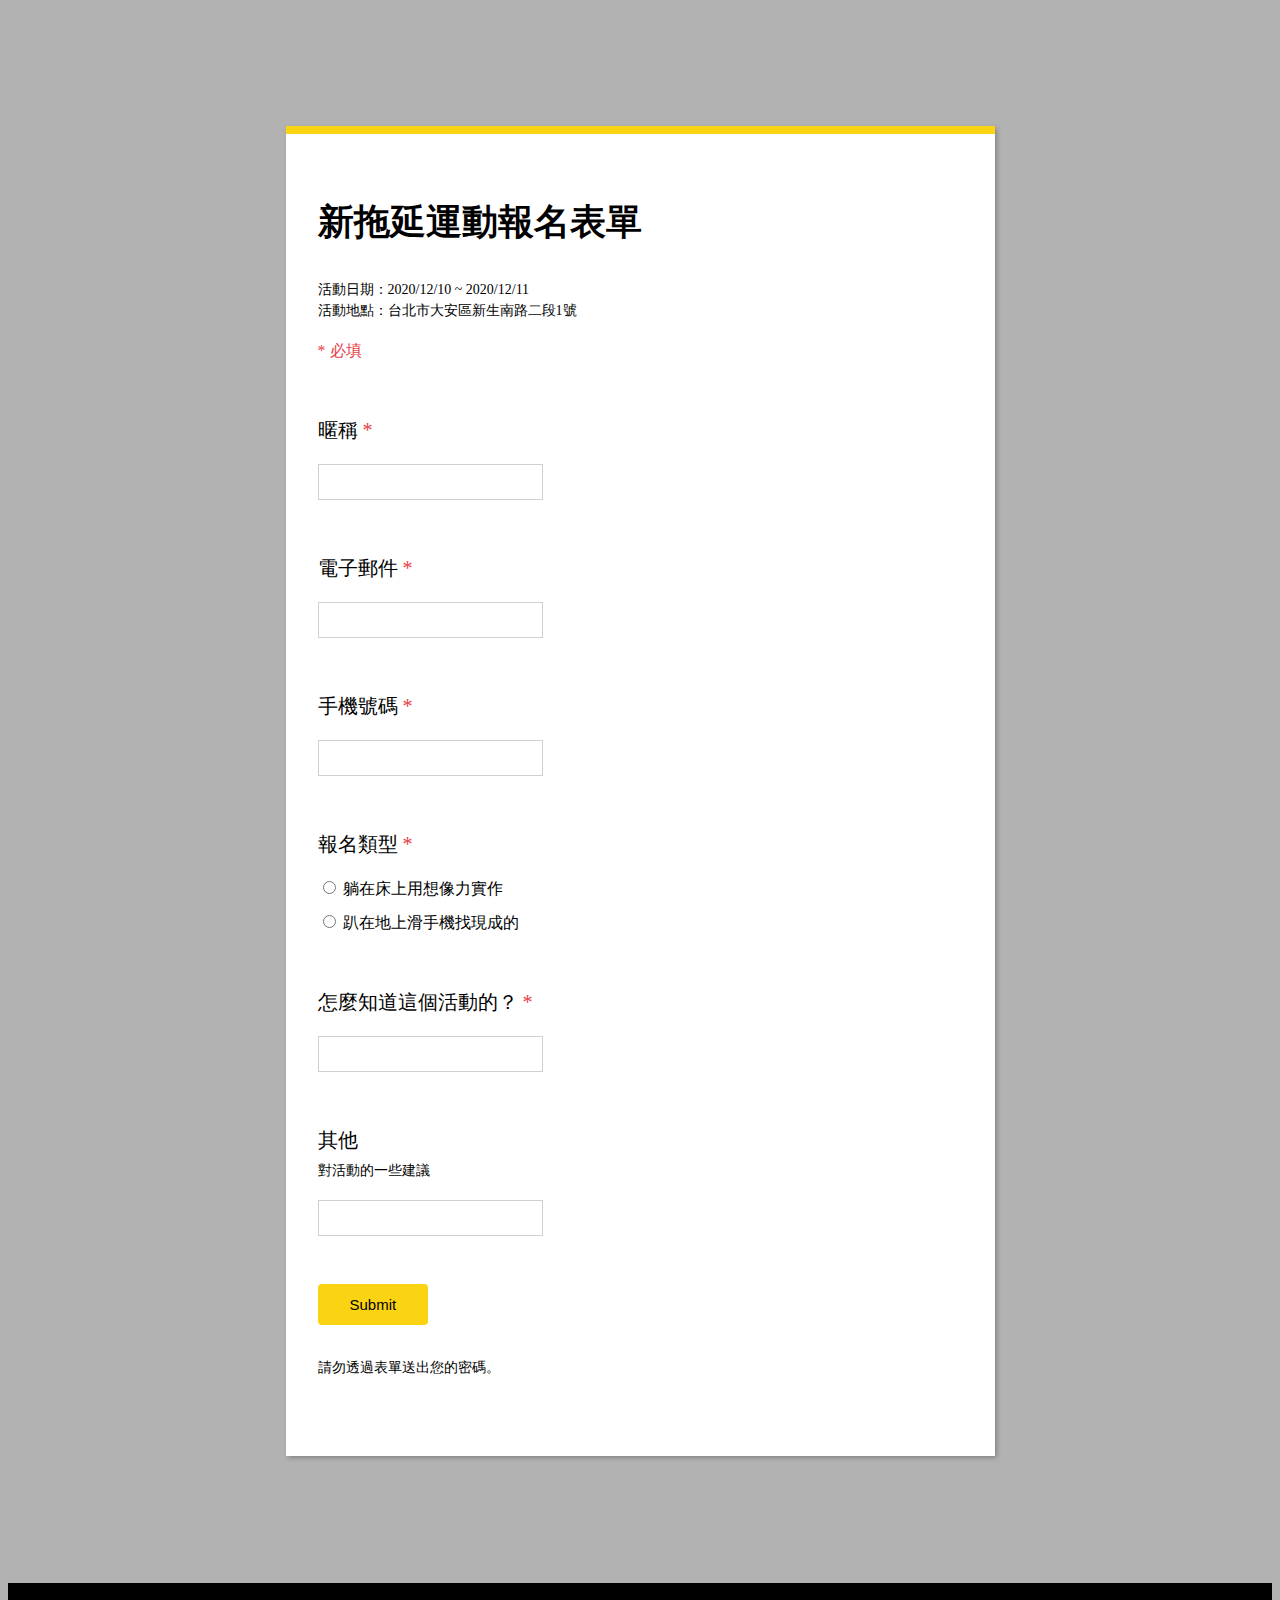
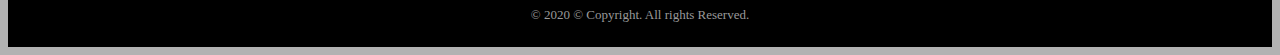
<file: examples/week7/hw1/index.html>
<!DOCTYPE html>

<html>
<head>
  <meta charset="utf-8">

  <title>表單</title>
  <meta name="viewport" content="width=device-width, initial-scale=1">
  <link rel="stylesheet" href="https://necolas.github.io/normalize.css/8.0.1/normalize.css" />

  <style>
      body {
        background: rgba(0, 0, 0, 0.3);
      }

      .wrapper {
        max-width: 645px;
        background: white;
        margin: 10% auto;
        box-shadow: 1.8px 2.4px 5px 0 rgba(0, 0, 0, 0.3);
        border-top: solid 8px #fad312;
        padding: 64px 32px;
      }

      .apply-form__title {
        margin: 0;
        font-size: 36px;
        font-weight: bold;
      }

      .apply-form__desc {
        margin-top: 32px;
        font-size: 14px;
        line-height: 1.5em;
      }

      .apply-form__notice {
        color: #e74149;
        font-size: 16px;
        margin-top: 20px;
      }

      .input-block {
        margin-top: 55px;
      }

      .input-block__title {
        font-size: 20px;
      }

      .input-block__desc {
        font-size: 14px;
        margin-top: 8px;
      }

      .input-block__input {
        margin-top: 20px;
      }

      .input-block__input input[type=text] {
        border: solid 1px #d0d0d0;
        font-size: 16px;
        padding: 8px;
      }

      .input-block__input label {
        display: block;
        margin-top: 12px;
      }

      .input-block__error {
        margin-top: 4px;
        color: #e74149;
        position: absolute;
      }

      .required .input-block__title:after {
        content: '*';
        color: #e74149;
      }

      .apply-form__submit {
        background: #fad312;
        color: black;
        font-size: 15px;
        padding: 12px 32px;
        margin-top: 48px;
        border: none;
        border-radius: 4px;
      }

      footer {
        background: black;
        color: #999999;
        font-size: 13px;
        text-align: center;
        padding: 24px 12px;
      }

      .hide-error .input-block__error {
        visibility: hidden;
      }

  </style>
</head>

<body>
  <div class="wrapper">
    <form class="apply-form">
      <h1 class="apply-form__title">新拖延運動報名表單</h1>
      <p class="apply-form__desc">
        活動日期：2020/12/10 ~ 2020/12/11<br>
        活動地點：台北市大安區新生南路二段1號
      </p>
      <p class="apply-form__notice">
        * 必填
      </p>
      <div class="input-block required hide-error">
        <div class="input-block__title ">
          暱稱
        </div>
        <div class="input-block__input">
          <input name="nickname" type="text" />
        </div>
        <div class="input-block__error">請輸入暱稱</div>
      </div>
      <div class="input-block required hide-error">
        <div class="input-block__title">
          電子郵件
        </div>
        <div class="input-block__input">
          <input name="email" type="text" />
        </div>
        <div class="input-block__error">請輸入電子郵件</div>
      </div>
      <div class="input-block required hide-error">
        <div class="input-block__title">
          手機號碼
        </div>
        <div class="input-block__input">
          <input name="phone" type="text" />
        </div>
        <div class="input-block__error">請輸入手機號碼</div>
      </div>
      <div class="input-block required hide-error">
        <div class="input-block__title">
          報名類型
        </div>
        <div class="input-block__input">
          <label>
            <input name="type" value="1" type="radio" /> 躺在床上用想像力實作
          </label>

          <label>
            <input name="type" value="2" type="radio" />
             趴在地上滑手機找現成的
          </label>
        </div>
        <div class="input-block__error">請輸入報名類型</div>
      </div>
      <div class="input-block required hide-error">
        <div class="input-block__title">
          怎麼知道這個活動的？
        </div>
        <div class="input-block__input">
          <input name="referal" type="text" />
        </div>
        <div class="input-block__error">請輸入資料</div>
      </div>
      
      <div class="input-block">
        <div class="input-block__title">
          其他
        </div>
        <div class="input-block__desc">
          對活動的一些建議
        </div>
        <div class="input-block__input">
          <input name="nickname" type="text" />
        </div>
      </div>
      <input class="apply-form__submit" type="submit" />
      <p class="apply-form__desc">
        請勿透過表單送出您的密碼。
      </p>
    </form>
  </div>
  <footer>© 2020 © Copyright. All rights Reserved.</footer>
  <script>
      document
        .querySelector('form')
        .addEventListener('submit', function(e) {
          e.preventDefault()
          let hasError = false
          let values = {}

          const elements = document.querySelectorAll('.required')
          for(element of elements) {
            const radios = element.querySelectorAll('input[type=radio]')
            const input = element.querySelector('input[type=text]')
            let isValid = true
            if (input) {
              values[input.name] = input.value
              if (!input.value) {
                isValid = false
              }
            } else if (radios.length) {
              isValid = [...radios].some(radio => radio.checked)
              if (isValid) {
                let r = element.querySelector('input[type=radio]:checked')
                values[r.name] = r.value
              }
            } else {
              continue
            }
            
            if (!isValid) {
              element.classList.remove('hide-error')
              hasError = true
            } else {
              element.classList.add('hide-error')
            }
          }

          if (!hasError) {
            alert(JSON.stringify(values))
          }
          
      })
  </script>
</body>
</html>
</file>
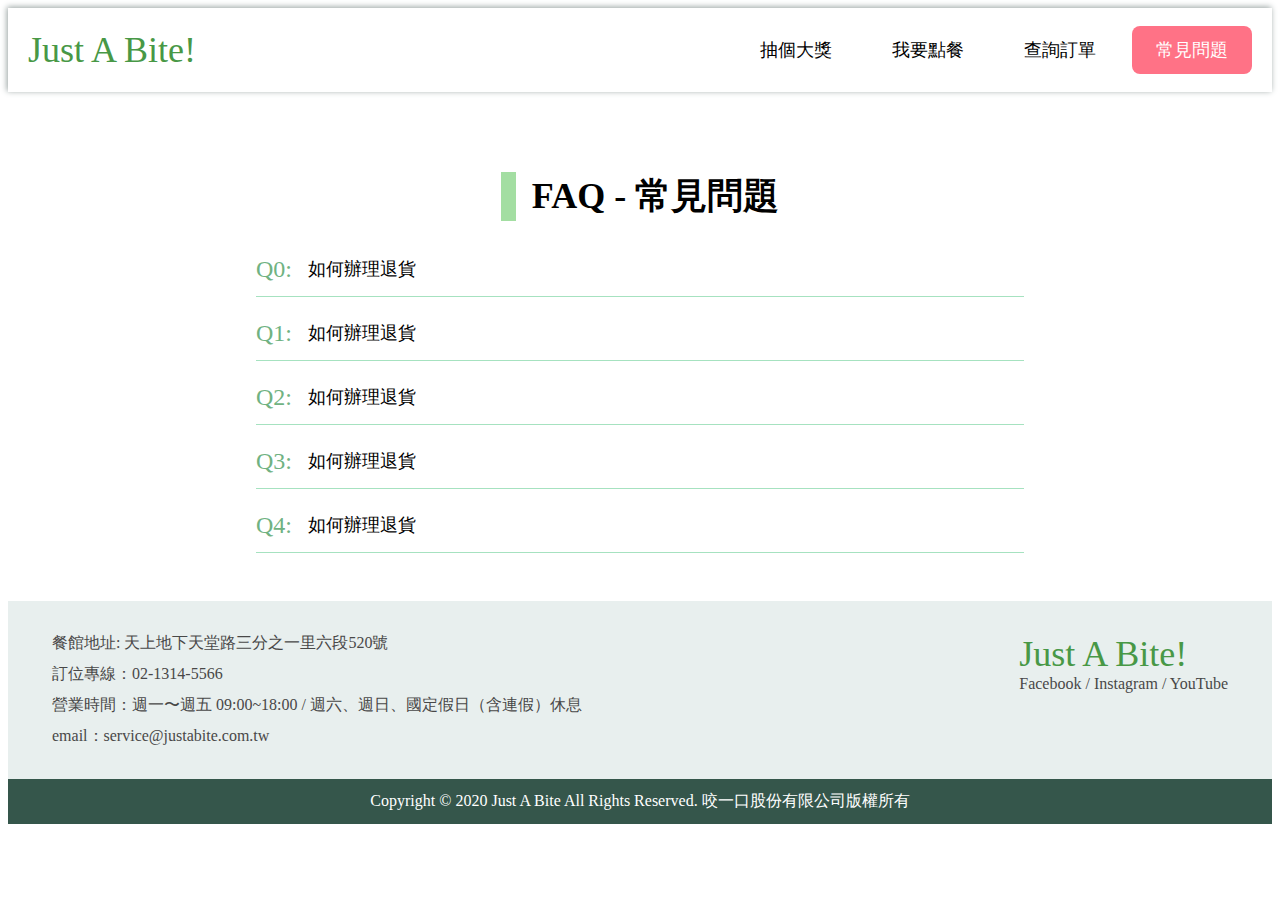
<file: examples/week7/hw2/index.html>
<!DOCTYPE html>

<html>
<head>
  <meta charset="utf-8">

  <title>餐廳官網</title>
  <meta name="viewport" content="width=device-width, initial-scale=1">
  <link rel="stylesheet" href="https://necolas.github.io/normalize.css/8.0.1/normalize.css" />

  <style>

    .navbar {
      box-shadow: -1.4px -1.4px 6px 0 #97a2a0;

    }
    .navbar .wrapper {
      display: flex;
      justify-content: space-between;
      align-items: center;
      height: 84px;
      background: white;
      padding: 0px 20px;
    }

    .navbar__site-name {
      color: #489846;
      font-size: 36px;
    }

    .navbar__list {
      list-style: none;
      margin: 0;
      padding: 0;
      display: flex;
      font-size: 18px;
    }

    .navbar__list li {
      margin-left: 12px;
      border-radius: 8px;
      transition: background 0.1s;
    }

    .navbar__list li.active, .navbar__list li:hover {
      background: #ff7286;
    }

    .navbar__list li.active a,
    .navbar__list li:hover a {
      color: white;
    }

    .navbar__list li a {
      display: block;
      text-decoration: none;
      color: black;
      padding: 12px 24px;
    }

    .wrapper {
      max-width: 1280px;
      margin: 0 auto;
      padding: 0px 12px;
    }

    .banner {
      position: relative;
      height: 450px;
      background: url(bg.jpg) center/cover no-repeat;
    }

    .banner:after {
      content: "";
      position: absolute;
      background: rgba(0, 0, 0, 0.4);
      top: 0;
      left: 0;
      right: 0;
      bottom: 0;
    }

    .banner h1 {
      display: inline-block;
      position: relative;
      margin: 0;
      color: white;
      z-index: 2;
      top: 50%;
      left: 50%;
      transform: translate(-50%, -50%);
      font-size: 60px;
      font-weight: bold;
    }

    h2 {
      margin: 0;
    }

    .section {
      text-align: center;
      margin-top: 80px;
    }

    .section__title {
      display: inline-block;
      font-size: 36px;
      border-left: solid 15px #a3dea2;
      padding-left: 16px;
      margin-bottom: 36px;
    }

    .section__desc {
      font-size: 16px;
      line-height: 2em;
      margin: 0px 0px 68px 0px;
    }

    .button {
      padding: 60px 80px;
      font-size: 36px;
      color: #3e613d;
      display: inline-block;
      border-radius: 10px;
      cursor: pointer;
      transition: transform 0.1s;
    }

    .button:hover {
      transform: scale(1.1);
    }

    .btn-order {
      background: #a8e8e1;
    }

    .btn-query {
      margin-left: 23px;
      background: #f9f9b5;
    }

    .section__images {
      display: flex;
    }

    .section__images div {
      width: 25%;
    }

    .section__images img {
      width: 100%;
    }

    footer {
      margin-top: 48px;
    }

    .footer__bottom {
      background: #35564b;
      padding: 12px;
      text-align: center;
      color: white;
      font-size: 16px;
    }

    .footer__top {
      background: #e8efee;
      padding: 32px;
      color: #484848;
    }

    .footer__top .wrapper {
      display: flex;
      justify-content: space-between;
    }

    .footer__info {
      margin-right: 16px;
    }

    .footer__info div + div {
      margin-top: 10px;
    }

    .footer__site {
      font-size: 36px;
      color: #489846;
    }

    .section__comments {
      display: flex;
      margin-top: 72px;
    }

    .comment {
      border-radius: 5px;
      box-shadow: -1.4px -1.4px 4px 0 #d8eaef;
      border: solid 1px #c7e5ec;
      height: 220px;
      padding: 16px;
      position: relative;
    }

    .comment + .comment {
      margin-left: 16px;
    }

    .comment__avatar {
      width: 105px;
      height: 105px;
      border-radius: 50%;
      overflow: hidden;
    }

    .comment__avatar img {
      width: 100%;
      height: 100%;
    }

    .comment__author {
      display: inline-block;
      position: absolute;
      top: 18px;
      left: 50%;
      transform: translate(-50%, -50%);
    }

    .comment__author p {
      margin-top: 5px;
      line-height: 18px;
    }

    .comment__content {
      position: relative;
      top: 40%;
      line-height: 1.5em;
    }

    .faq-block {
      margin: 0 auto;
      max-width: 768px;
    }

    .faq-item {
      display: flex;
      text-align: left;
      padding-bottom: 24px;
      border-bottom: solid 1px #a6e2c0;
      overflow: hidden;
      cursor: pointer;
    }

    .faq-item:not(:first-child) {
      margin-top: 24px;
    }

    .faq-item__number {
      color: #70b282;
      font-size: 24px;
      margin-right: 16px;
      line-height: 24px;
    }

    .faq-item__content h2 {
      font-size: 18px;
      margin: 0;
      font-weight: normal;
      line-height: 24px;
    }

    .faq-item__content p {
      font-size: 16px;
    }

    .faq-item--hide {
      height: 15px;
    }

    @media(max-width: 768px) {
      .navbar .wrapper {
        height: 120px;
        flex-direction: column;
        justify-content: space-between;
        padding: 0px;
      }

      .navbar__site-name {
        margin-top: 10px;
      }

      .navbar__list {
        display: flex;
        width: 100%;
      }

      .navbar__list li {
        flex: 1;
        margin-left: 0;
        border-radius: 0;
        text-align: center;
      }

      .btn-query {
        margin-left: 0;
        margin-top: 16px;
      }

      .section__images {
        flex-direction: column;

      }

      .section__images div {
        width: 100%;
      }

      .footer__top .wrapper {
        flex-direction: column-reverse;
      }

      .footer__info {
        margin-right: 0;
        margin-top: 16px;
      }

      .section__comments {
        flex-direction: column;
      }

      .comment + .comment {
        margin-left: 0;
        margin-top: 82px;
      }
    }

   
  </style>
</head>

<body>
  <nav class="navbar">
    <div class="wrapper">
      <div class="navbar__site-name">
        Just A Bite!
      </div>
      <ul class="navbar__list">
        <li><a href="#">抽個大獎</a></li>
        <li><a href="#">我要點餐</a></li>
        <li><a href="#">查詢訂單</a></li>
        <li class="active"><a href="#">常見問題</a></li>
      </ul>
    </div>
  </nav>
  
  <div class="wrapper">
    <section class="section">
      <h2 class="section__title">
        FAQ - 常見問題
      </h2>

      <div class="faq-block">
        <div class="faq-item faq-item--hide">
          <div class='faq-item__number'>
            Q0:
          </div>
          <div class="faq-item__content">
            <h2>如何辦理退貨</h2>
            <p>線上刷卡的使用方式也超簡單，只要您確認您當次的購物清單與金額都無誤，就可立即到匯款上傳系統，登入個人帳號密碼後，點選"線上刷卡方式"，確認收件住址後，再進行刷卡確認程序即可～</p>
          </div>
        </div>
        <div class="faq-item faq-item--hide">
          <div class='faq-item__number'>
            Q1:
          </div>
          <div class="faq-item__content">
            <h2>如何辦理退貨</h2>
            <p>線上刷卡的使用方式也超簡單，只要您確認您當次的購物清單與金額都無誤，就可立即到匯款上傳系統，登入個人帳號密碼後，點選"線上刷卡方式"，確認收件住址後，再進行刷卡確認程序即可～</p>
          </div>
        </div>
        <div class="faq-item faq-item--hide">
          <div class='faq-item__number'>
            Q2:
          </div>
          <div class="faq-item__content">
            <h2>如何辦理退貨</h2>
            <p>線上刷卡的使用方式也超簡單，只要您確認您當次的購物清單與金額都無誤，就可立即到匯款上傳系統，登入個人帳號密碼後，點選"線上刷卡方式"，確認收件住址後，再進行刷卡確認程序即可～</p>
          </div>
        </div>
        <div class="faq-item faq-item--hide">
          <div class='faq-item__number'>
            Q3:
          </div>
          <div class="faq-item__content">
            <h2>如何辦理退貨</h2>
            <p>線上刷卡的使用方式也超簡單，只要您確認您當次的購物清單與金額都無誤，就可立即到匯款上傳系統，登入個人帳號密碼後，點選"線上刷卡方式"，確認收件住址後，再進行刷卡確認程序即可～</p>
          </div>
        </div>
        <div class="faq-item faq-item--hide">
          <div class='faq-item__number'>
            Q4:
          </div>
          <div class="faq-item__content">
            <h2>如何辦理退貨</h2>
            <p>線上刷卡的使用方式也超簡單，只要您確認您當次的購物清單與金額都無誤，就可立即到匯款上傳系統，登入個人帳號密碼後，點選"線上刷卡方式"，確認收件住址後，再進行刷卡確認程序即可～</p>
          </div>
        </div>
      </div>


    </section>
  </div>

  <footer>
    <div class="footer__top">
      <div class="wrapper">
        <div class="footer__info">
          <div>餐館地址: 天上地下天堂路三分之一里六段520號</div>
          <div>訂位專線：02-1314-5566</div>
          <div>營業時間：週一〜週五 09:00~18:00 / 週六、週日、國定假日（含連假）休息</div>
          <div>email：service@justabite.com.tw</div>
        </div>
        <div>
          <div class="footer__site">Just A Bite!</div>
          <div>Facebook / Instagram / YouTube</div>
        </div>
      </div>
    </div>
    <div class="footer__bottom">
      Copyright © 2020 Just A Bite All Rights Reserved. 咬一口股份有限公司版權所有
    </div>
  </footer>
  <script>
      document
        .querySelector('.faq-block')
        .addEventListener('click', function(e) {
          const element = closest(e.target, 'faq-item')
          if (element) {
            element.classList.toggle('faq-item--hide')
          }
        })

      function closestRecursive(node, className) {
        if (!node || !node.classList) return null
        if(node.classList.contains(className)) {
          return node
        }
        return closestRecursive(node.parentNode, className)
      }

      function closest(node, className) {
        while(node && node.classList) {
          if (node.classList.contains(className)) {
            return node
          }
          node = node.parentNode
        }
      }      
  </script>
</body>
</html>
</file>
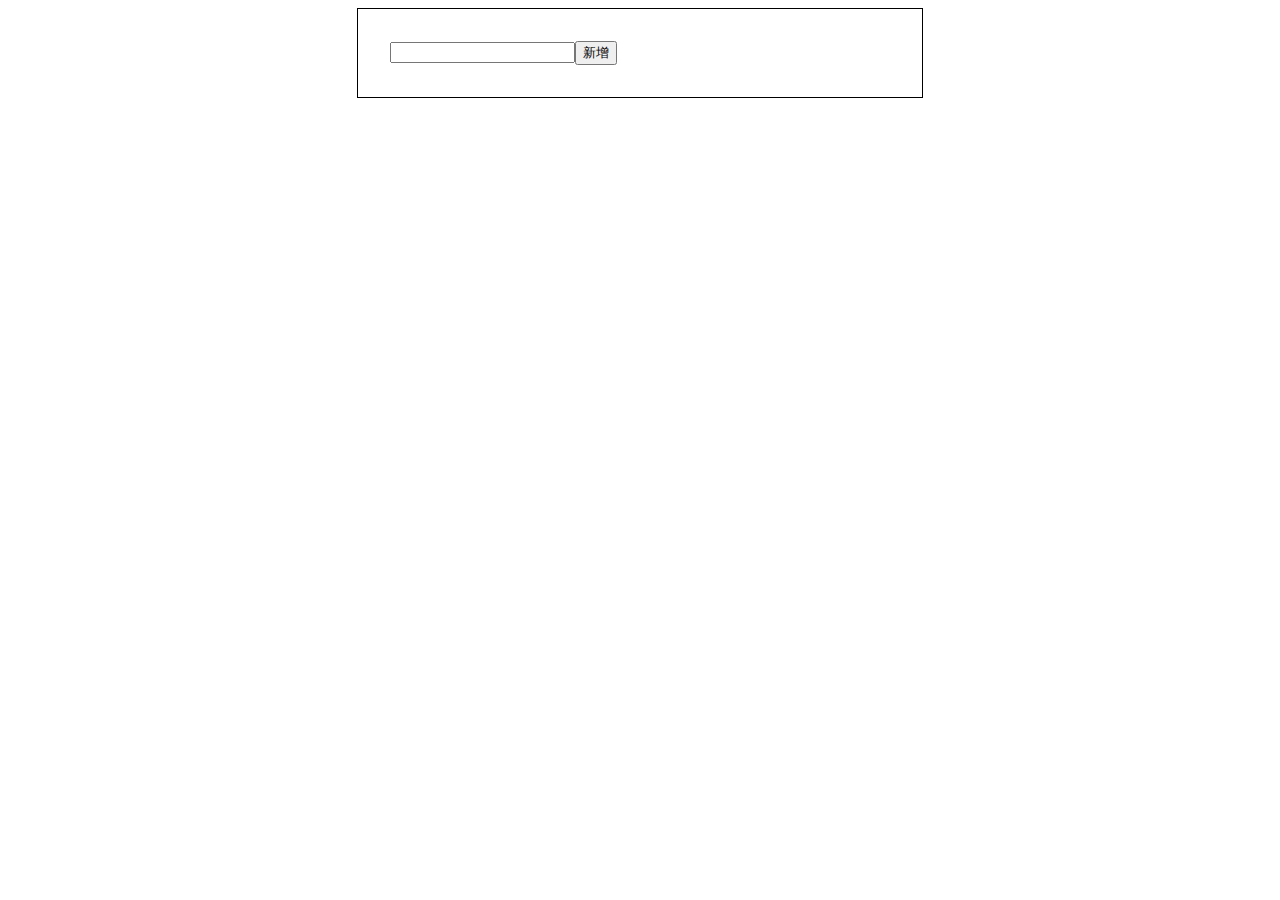
<file: examples/week7/hw3/index.html>
<!DOCTYPE html>

<html>
<head>
  <meta charset="utf-8">

  <title>Todo List</title>
  <meta name="viewport" content="width=device-width, initial-scale=1">
  <link rel="stylesheet" href="https://necolas.github.io/normalize.css/8.0.1/normalize.css" />

  <style>
      .wrapper {
        max-width: 500px;
        border: 1px solid black;
        margin: 0 auto;
        padding: 32px;
      }

      .todo {
        display: flex;
        align-items: center;
        margin-top: 12px;
        padding: 12px;
      }

      .todo:hover {
        background: rgba(0,0,0,0.2);
      }

      .todo__title {
        flex: 1;
      }

      .todo__check {
        width: 20px;
        height: 20px;
        margin-right: 8px;
      }

      .todo.done .todo__title {
        text-decoration: line-through;
      }
  </style>
</head>

<body>
  <div class="wrapper">
    <input class="input-todo" type="text" /><button class="btn-new">新增</button>
    <div class="todos">
    </div>
  </div>
  <script>
    document.querySelector('.btn-new').addEventListener('click', () => {
      const value = document.querySelector('.input-todo').value;
      if (!value) return
      const div = document.createElement('div')
      div.classList.add('todo')
      div.innerHTML = `
        <input class="todo__check" type="checkbox" />
        <div class="todo__title">${escapeHtml(value)}</div>
        <button class="btn-delete">刪除</button>
      `
      document.querySelector('.todos').appendChild(div)
      document.querySelector('.input-todo').value = ''
    })

    // event delegation / proxy
    document.querySelector('.todos').addEventListener('click', (event) => {
      const { target } = event
      // delete todo
      if (target.classList.contains('btn-delete')) {
        target.parentNode.remove()
        return
      }

      // check/uncheck todo
      if (target.classList.contains('todo__check')) {
        if (target.checked) {
          target.parentNode.classList.add('done')
        } else {
          target.parentNode.classList.remove('done')
        }
      }
    })

    function escapeHtml(unsafe) {
      return unsafe
           .replace(/&/g, "&amp;")
           .replace(/</g, "&lt;")
           .replace(/>/g, "&gt;")
           .replace(/"/g, "&quot;")
           .replace(/'/g, "&#039;");
    }

  </script>
</body>
</html>
</file>
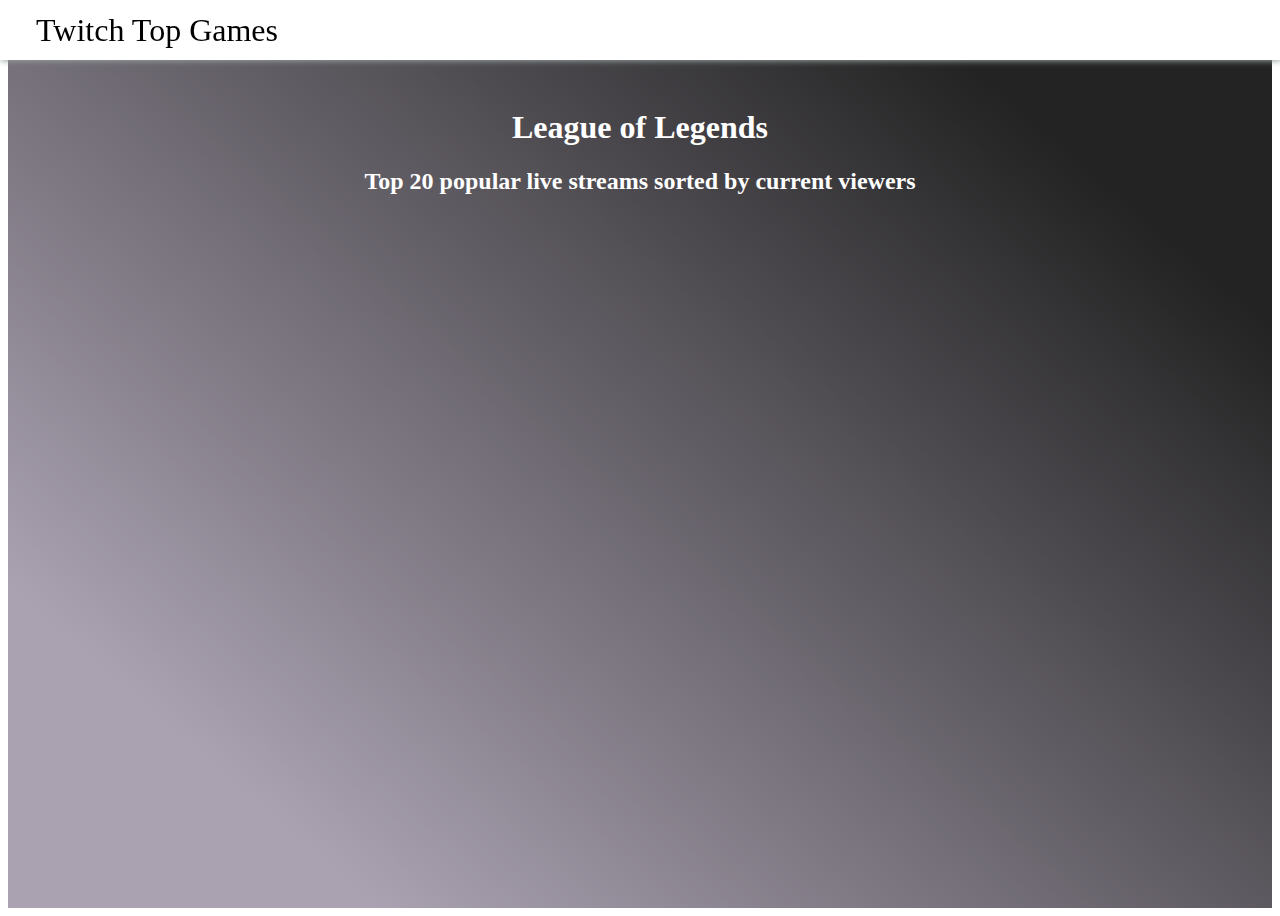
<file: examples/week8/hw2/index.html>
<!DOCTYPE html>

<html>
<head>
  <meta charset="utf-8">
  <meta name="viewport" content="width=device-width, initial-scale=1">
  <title>Twitch Live Games</title>
  <meta name="description" content="Week8 作業">
  <link rel="stylesheet" href="https://necolas.github.io/normalize.css/8.0.1/normalize.css">
  <style>
    * {
      box-sizing: border-box;
    }

    .navbar {
      position: fixed;
      height: 60px;
      background: white;
      box-shadow: 1.4px 1.4px 6px 0 #97a2a0;
      left: 0;
      right: 0;
      top: 0;
      display: flex;
      justify-content: space-between;
      padding: 0px 36px;
      align-items: center;
      z-index: 2;
    }

    .navbar__site {
      font-size: 32px;
    } 

    .navbar__nav {
      display: flex;
      list-style: none;
      margin: 0;
      padding: 0;
      flex: 1;
      justify-content: flex-end;
      align-items: stretch;
      height: 100%;
    }

    .navbar__nav li {
      cursor: pointer;
      padding: 10px;
      display: flex;
      align-items: center;
      margin-left: 16px;
      transition: all 0.2s;
    }

    .navbar__nav li:hover {
      background: rgba(0, 0, 0, 0.7);
      color: white;
    }

    .wrapper {
      max-width: 1440px;
      margin: 0px auto 0px auto;
      padding: 80px 0px;
      text-align: center;
      color: white;
      position: relative;
      min-height: 100vh;
    }

    .streams {
      display: inline-flex;
      flex-wrap: wrap;
      justify-content: center;
    }

    .stream {
      width: 360px;
      background: #333;
      color: white;
      text-align: left;
      cursor: pointer;
      transition: all 0.2s;
      opacity: 0.9;
      margin-left: 16px;
      margin-top: 16px;
    }

    .stream > img {
      width: 100%;
    }

    .stream__data {
      display: flex;
      align-items: center;
      padding: 6px;
    }

    .stream__avatar {
      width: 64px;
      height: 64px;
      border-radius: 50%;
      overflow: hidden;
      margin-right: 12px;
      min-width: 64px;
    }

    .stream__avatar > img {
      width: 100%;
      height: 100%;
    }

    .stream__intro {
      display: flex;
      flex-direction: column;
      justify-content: space-between;
      overflow: hidden;
    }

    .stream__title {
      font-size: 20px;
      white-space: nowrap;
      overflow: hidden;
      text-overflow: ellipsis;
      margin-bottom: 10px;
    }

    .stream:hover {
      transform: scale(1.07);
      filter: brightness(1.2);
      box-shadow: 5px 5px 20px 5px rgba(0, 0, 0, 0.5);
      opacity: 1;
    }

    .stream-empty {
      width: 360px;
      margin-left: 16px;
    }

    .bg {
      background: linear-gradient(221deg, rgba(0, 0, 0, 0.8)16%, rgba(201, 140, 253, 0.2)84%);
      position: relative;
    }

    .bg:before {
      content: '';
      position: absolute;
      top: 0;
      bottom: 0;
      left: 0;
      right: 0;
      background: rgba(0, 0, 0, 0.3);
    }
  </style>
</head>

<body>
  <header class="navbar">
    <div class="navbar__site">Twitch Top Games</div>
    <ul class="navbar__nav">
    </ul>
  </header>
  <div class="bg">
    <div class="wrapper">
      <h1>League of Legends</h1>
      <h2>Top 20 popular live streams sorted by current viewers</h2>
      <section class="streams">
      </section>
    </div>
  </div>
  <script>
    var url = 'https://api.twitch.tv/kraken'
    var template = `<div class="stream">
        <img src="$preview" />
        <div class="stream__data">
            <div class="stream__avatar">
                <img src="$logo">
            </div>
            <div class="stream__intro">
                <div class="stream__title">$title</div>
                <div class="stream__channel">
                    $channel
                </div>
            </div>
        </div>
      </div>`
    function getGames(cb) {
      var request = new XMLHttpRequest();
      request.open('GET', url + '/games/top?limit=5', true);
      request.setRequestHeader('Accept', 'application/vnd.twitchtv.v5+json')
      request.setRequestHeader('Client-ID', 's44s145uexjgeu9mqqa1s93oc1bnli')

      request.onload = function() {
        if (this.status >= 200 && this.status < 400) {
          cb(JSON.parse(this.response));
        }
      };
      request.send();
    }

    function getStreams(name, cb) {
      var request = new XMLHttpRequest();
      request.open('GET', url + '/streams?game=' + encodeURIComponent(name), true);
      request.setRequestHeader('Accept', 'application/vnd.twitchtv.v5+json')
      request.setRequestHeader('Client-ID', 's44s145uexjgeu9mqqa1s93oc1bnli')

      request.onload = function() {
        if (this.status >= 200 && this.status < 400) {
          cb(JSON.parse(this.response));
        }
      };
      request.send();
    }

    getGames((games) => {
      var topGames = games.top.map((game) => game.game.name)
      for(let game of topGames) {
        let element = document.createElement('li')
        element.innerHTML = game
        document.querySelector('.navbar__nav').appendChild(element)
      }
      getStreams(topGames[0], (data) => {
        appendStreams(data.streams)
        addPlaceholder()
        addPlaceholder()
        addPlaceholder()
      })
    })

    document.querySelector('.navbar__nav').addEventListener('click', e => {
      if (e.target.tagName.toLowerCase() === 'li') {
        var text = e.target.innerText;
        document.querySelector('h1').innerText = text
        document.querySelector('.streams').innerHTML = '';
        getStreams(text, (data) => {
          appendStreams(data.streams)
        })
      }
    })

    function addPlaceholder() {
      const placeholder = document.createElement('div')
      placeholder.classList.add('stream-empty')
      document.querySelector('.streams').appendChild(placeholder)
    }

    function appendStreams(streams) {
      streams.forEach((stream) => {
        let element = document.createElement('div')
        let content = template
          .replace('$preview', stream.preview.large)
          .replace('$logo', stream.channel.logo)
          .replace('$title', stream.channel.status)
          .replace('$channel', stream.channel.name)
        document.querySelector('.streams').appendChild(element)
        element.outerHTML = content
      });
    }
  </script>
</body>
</html>
</file>
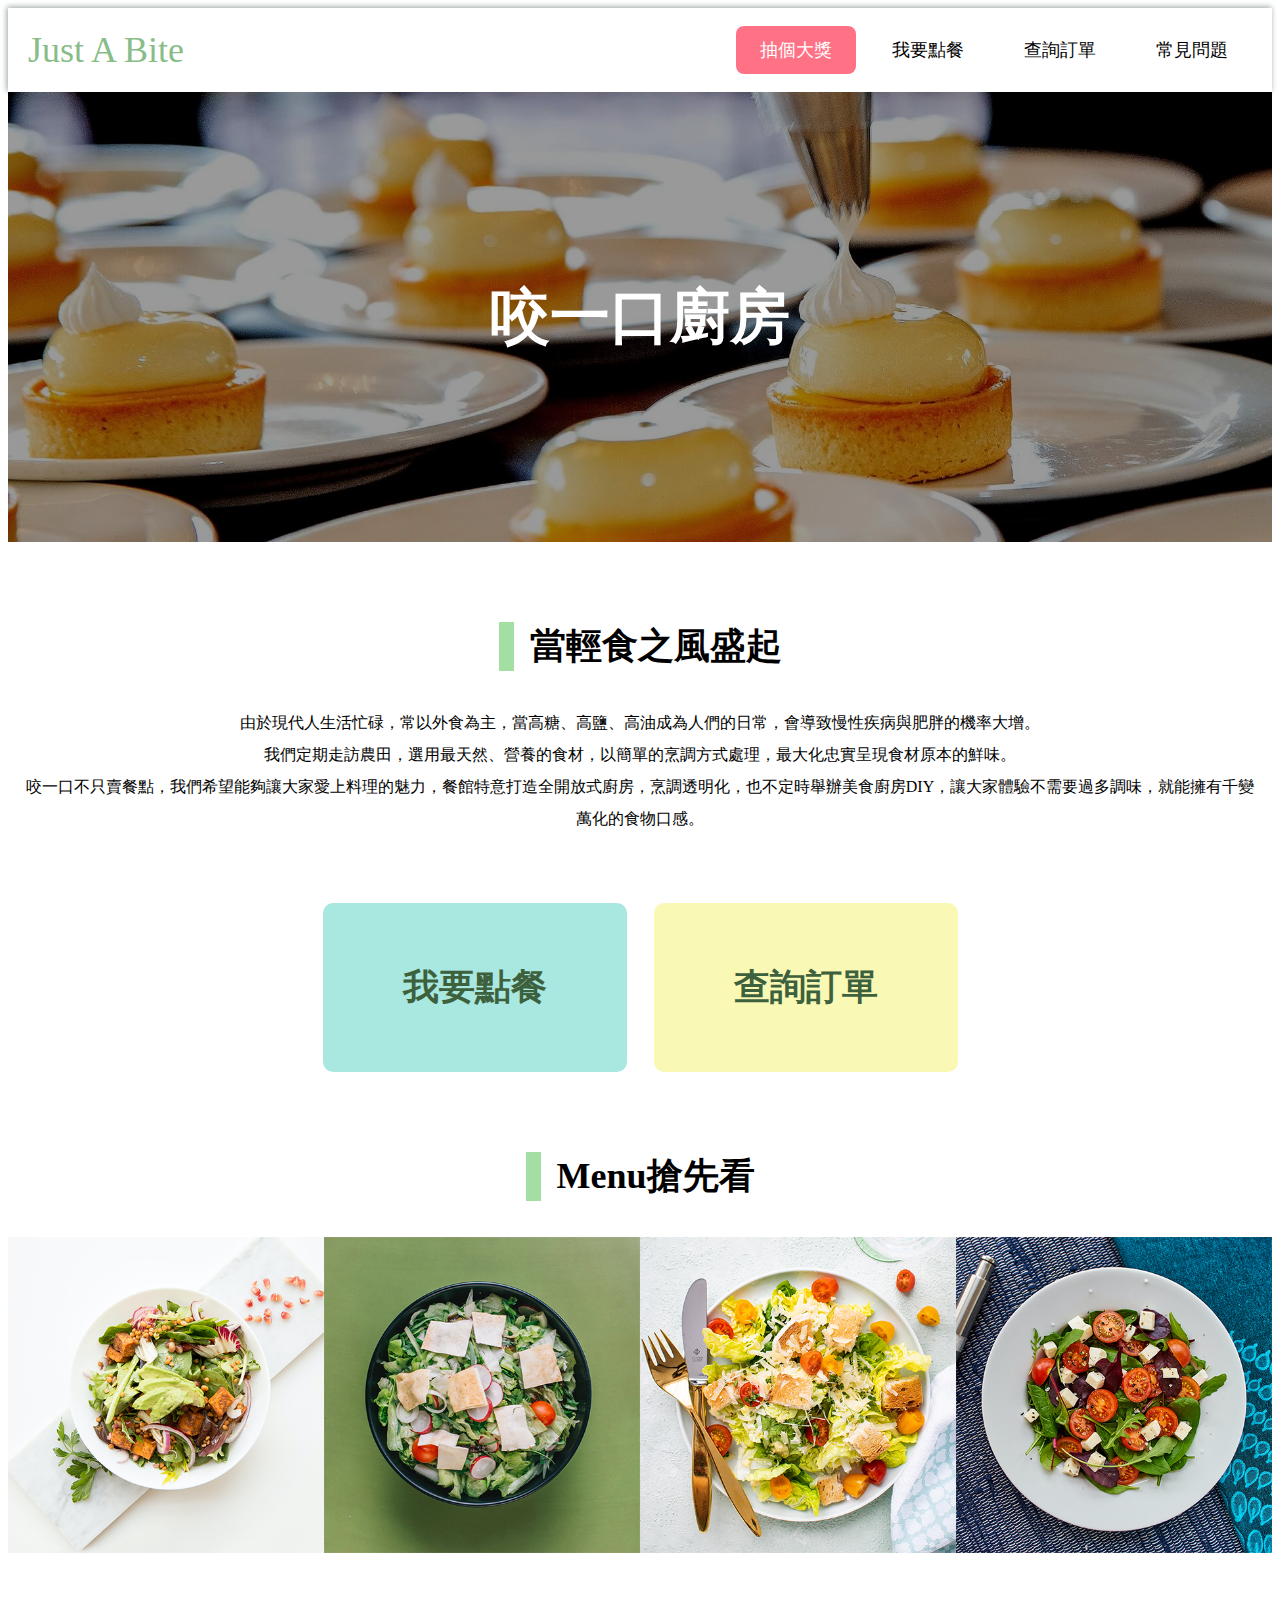
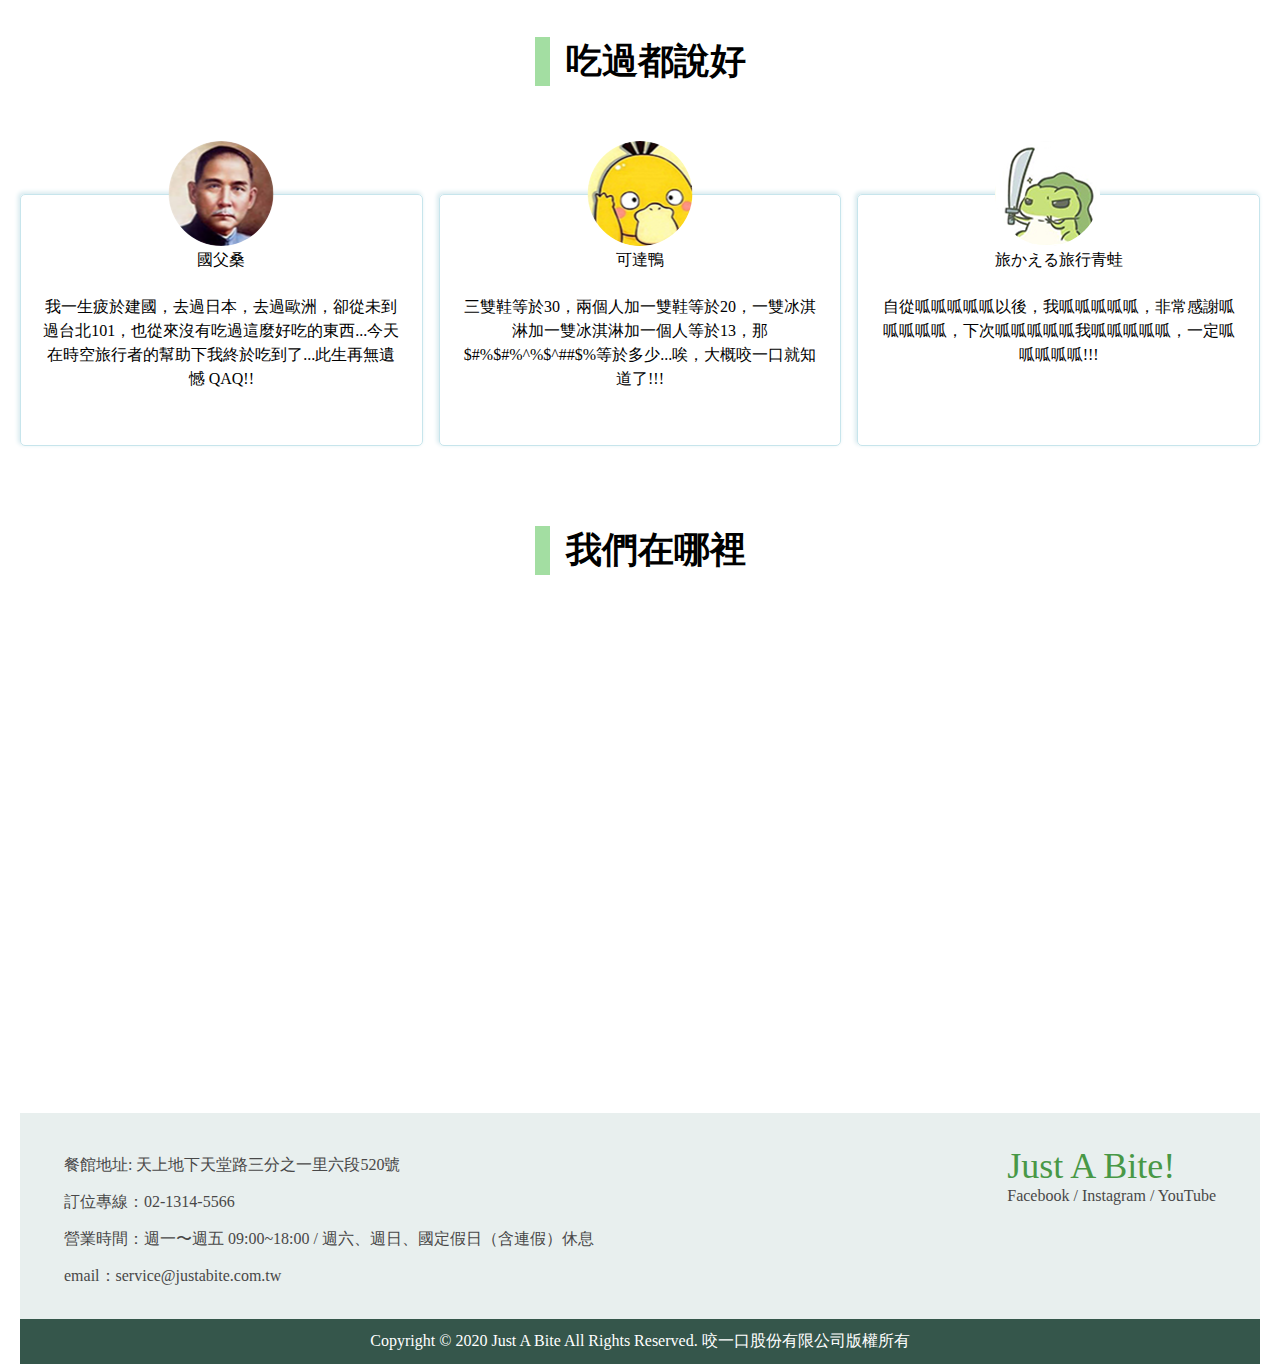
<file: homeworks/week6/hw1/index.html>
<!doctype html>

<html>
<head>
<meta charset="utf-8">

<title>餐廳官網</title>
<meta name="viewport" content="width=device-width, initial-scale=1.0" />
<link rel="stylesheet" href="https://necolas.github.io/normalize.css/8.0.1/normalize.css" />

<style>

.navbar {
    box-shadow: -1.4px -1.4px 6px 0 #97a2a0;
}

.navbar .wrapper {
    display: flex;
    justify-content : space-between;
    align-items: center;
    height: 84px;
    background: white;
    padding: 0px 20px;
}

.navbar__site-name {
    color: #88bd87;
    font-size: 36px;    
}

.navbar__list {
    list-style: none;
    margin: 0;
    padding: 0;
    display: flex;
    font-size: 18px;
}

.navbar__list li {
    margin-left:12px;
    border-radius: 8px;
    transition: background 0.1s;
}

.navbar__list li.active, .navbar__list li:hover {
    background: #ff7286;
}


.navbar__list li.active a, 
.navbar__list li:hover a {
    color:white
}

.navbar__list li a {
    display: block;
    text-decoration:none ;
    color: black;
    padding: 12px 24px;
}

.wrapper {
    max-width: 1280px;
    margin:0 auto;
    padding: 0px 12px;
}

.banner {
    height: 450px;
    position: relative;
    background: url(bg.jpg) center/cover no-repeat;
}

.banner:after {
    content: '';
    position: absolute;
    background: rgba(0, 0, 0, 0.4);
    top: 0;
    left: 0;
    right: 0;
    bottom: 0;
}

.banner h1 {
    display:inline-block;
    position: relative;
    margin: 0;
    color: white;
    z-index: 2;
    top: 50%;
    left: 50%;
    transform: translate(-50% , -50%);
    font-size: 60px;
    font-weight: bold;   
}

h2 {
    margin : 0;
}

.section {
    text-align: center;
    margin-top: 80px;
}

.section__title {
    font-size: 36px;
    border-left: solid 15px #a3dea2;
    display: inline-block;
    padding-left: 16px;
    margin-bottom: 36px;
}

.section__desc {
    font-size: 16px;
    line-height: 2em;
    margin: 0px 0px 68px 0px; 
}

.button {
    padding: 60px 80px;
    font-size: 36px;
    color: #3e613d;
    display: inline-block;
    border-radius: 10px;
    cursor: pointer;
    transition: transform 0.1s;
}

.button:hover {
    transform: scale(1.1);
}

.btn-order {
    background: #a8e8e1;
    font-weight: bold;
}

.btn-query {
    margin-left: 23px;
    background: #f9f9b5;
    font-weight: bold;
}

.section__images {
    display: flex;
    justify-content: center;
}

.section__images div {
    width: 25%;
}

.section__images img {
    width: 100%;
}

.section__comments {
    display: flex;
    margin-top: 72px;
}

.comment {
    border-radius: 5px;
    box-shadow: -1.4px -1.4px 4px 0 #d8eaef;
    border: solid 1px #c7e5ec;
    min-height: 210px; 
    padding: 20px;
    position: relative;
    width: 80%;
    font-size: 16px;
}

.comment + .comment {
    margin-left: 16px;
}

.comment__avatar {
    width: 105px;
    height: 105px;
    border-radius: 50%;
    overflow: hidden;
}


.comment__avatar img {
    width: 100%;
    height: 100%;    
}

.comment__author {
    display: inline-block;
    position: absolute;
    top: 18px;
    left: 50%;
    transform: translate(-50%, -50%);
}

.comment__author p {
    margin-top: 5px;
    line-height: 18px;
}


.comment__content {
    position: relative;
    padding-top: 80px;
    line-height: 1.5em;
    letter-spacing: normal;
}

footer {
    margin-top: 48px;
}

.footer__top {
    background: #e8efee;
    padding: 35px 40px 40px 40px;
    font-size: 16px;
    color: #484848;
}

.footer__bottom {
    background:  #35564b;
    padding: 12px;
    text-align: center;
    color: white;
    font-size: 16px;
}

.footer__top {
    background: #e8efee;
    padding: 32px;
    color: #484848;
}

.footer__top .wrapper {
    display: flex;
    justify-content: space-between;
}

.footer__info {
    margin-right: 16px;
    margin-top: 10px;
}

.footer__info div + div {
    margin-top: 16px;
}

.footer__site {
    font-size: 36px;
    color:#489846;
    font-family: Questrial;
}

.footer__bottom {
    background-color: #35564b;
    padding: 12px;
    text-align: center;
    color: white;
    font-size: 16px;
}


@media (max-width: 768px) {
 .navbar .wrapper {
    height: 120px;
    flex-direction: column;
    justify-content: space-between;
    padding: 0px;
}

.navbar__site-name {
    margin-top: 10px;
}

.navbar__list {
    display: flex;
    width: 100%;
}

.navbar__list li {
    flex: 1;
    margin-left: 0;
    border-radius: 0;
    text-align: center;
}

.btn-query {
    margin-left: 0;
    margin-top: 16px;
}

.section__images {
    flex-direction: column;
}

.section__images div {
    width: 100%;
}

.footer__top .wrapper {
    flex-direction: column-reverse;
}

.footer__info {
    margin-right: 0;
    margin-top: 16px;
}

.section__comments {
    flex-direction: column;
}

.comment + .comment {
    margin-left: 0;
    margin-top: 86px;
    }
}

</style>
</head>

<body>
  <nav class="navbar">
    <div class="wrapper">
      <div class="navbar__site-name">  
        Just A Bite
      </div>
        <ul class="navbar__list">
        <li class="active"><a href="#">抽個大獎</a></li>
        <li><a href="#">我要點餐</a></li>
        <li><a href="#">查詢訂單</a></li>
        <li><a href="#">常見問題</a></li>
        </ul>
    </div>
  </nav> 

  <section class="banner"> 
    <h1>咬一口廚房</h1>
  </section>
  <div class="wrapper">
    <section class="section">
      <h2 class="section__title">
         當輕食之風盛起
      </h2>
  <p class="section__desc">
    由於現代人生活忙碌，常以外食為主，當高糖、高鹽、高油成為人們的日常，會導致慢性疾病與肥胖的機率大增。
    <br>
    我們定期走訪農田，選用最天然、營養的食材，以簡單的烹調方式處理，最大化忠實呈現食材原本的鮮味。
    <br>
    咬一口不只賣餐點，我們希望能夠讓大家愛上料理的魅力，餐館特意打造全開放式廚房，烹調透明化，也不定時舉辦美食廚房DIY，讓大家體驗不需要過多調味，就能擁有千變萬化的食物口感。
    <br>
  </p>
  <div class="buttons">
    <div class="button btn-order">
        我要點餐
    </div>
    <div class="button btn-query">
        查詢訂單
    </div>
  </div>
    </section>
  </div>

  <section class="section">
    <h2 class="section__title">
        Menu搶先看
    </h2>

  <div class="section__images">
    <div><img src="f-001.png" /></div>
    <div><img src="f-002.png" /></div>
    <div><img src="f-003.png" /></div>
    <div><img src="f-004.png" /></div>
  </div>
  </section>


  <div class="wrapper">
    <section class="section">
      <h2 class="section__title">
        吃過都說好
      </h2>
  <div class="section__comments">
    <div class="comment">
      <div class="comment__author">
        <div class="comment__avatar">
          <img src="./avatar.png" />
        </div>
          <p>國父桑</p>
      </div>
        <div class="comment__content">
         我一生疲於建國，去過日本，去過歐洲，卻從未到過台北101，也從來沒有吃過這麼好吃的東西...今天在時空旅行者的幫助下我終於吃到了...此生再無遺憾 QAQ!!
        </div>
    </div>
  <div class="comment">
    <div class="comment__author">
        <div class="comment__avatar">
            <img src="./p-2.png" />
        </div>
           <p>可達鴨</p>
    </div>
        <div class="comment__content">
        三雙鞋等於30，兩個人加一雙鞋等於20，一雙冰淇淋加一雙冰淇淋加一個人等於13，那$#%$#%^%$^##$%等於多少...唉，大概咬一口就知道了!!!
        </div>
  </div>


  <div class="comment">
    <div class="comment__author">
      <div class="comment__avatar">
        <img src="./p-3.png" />
      </div>
    <p>旅かえる旅行青蛙</p>
    </div>
        <div class="comment__content">
         自從呱呱呱呱呱以後，我呱呱呱呱呱，非常感謝呱呱呱呱呱，下次呱呱呱呱呱我呱呱呱呱呱，一定呱呱呱呱呱!!!
        </div>
  </div>
  </div>
  </section>


  <div class="wrapper">
    <section class="section">
        <h2 class="section__title">
             我們在哪裡
        </h2>
        <iframe src="https://www.google.com/maps/embed?pb=!1m18!1m12!1m3!1d3615.014645502561!2d121.56166261437475!3d25.033577044463787!2m3!1f0!2f0!3f0!3m2!1i1024!2i768!4f13.1!3m3!1m2!1s0x3442abb6da80a7ad%3A0xacc4d11dc963103c!2z5Y-w5YyXMTAx!5e0!3m2!1szh-TW!2stw!4v1622542086193!5m2!1szh-TW!2stw" 
                    width="100%" height="450" style="border:0;" allowfullscreen="" loading="lazy">
        </iframe>
    </section>
  </div>

<footer>
  <div class="footer__top">
    <div class="wrapper">
        <div class="footer__info">
          <div>餐館地址: 天上地下天堂路三分之一里六段520號</div>
          <div>訂位專線：02-1314-5566</div>
          <div>營業時間：週一〜週五 09:00~18:00 / 週六、週日、國定假日（含連假）休息</div>
          <div>email：service@justabite.com.tw</div>
        </div>
    <div>
        <div class="footer__site">Just A Bite!</div>
        <div>Facebook / Instagram / YouTube</div>
    </div>
    </div>
  </div>
    <div class="footer__bottom">
        Copyright © 2020 Just A Bite All Rights Reserved. 咬一口股份有限公司版權所有 
    </div>
</footer>
</body>
</html>
</file>
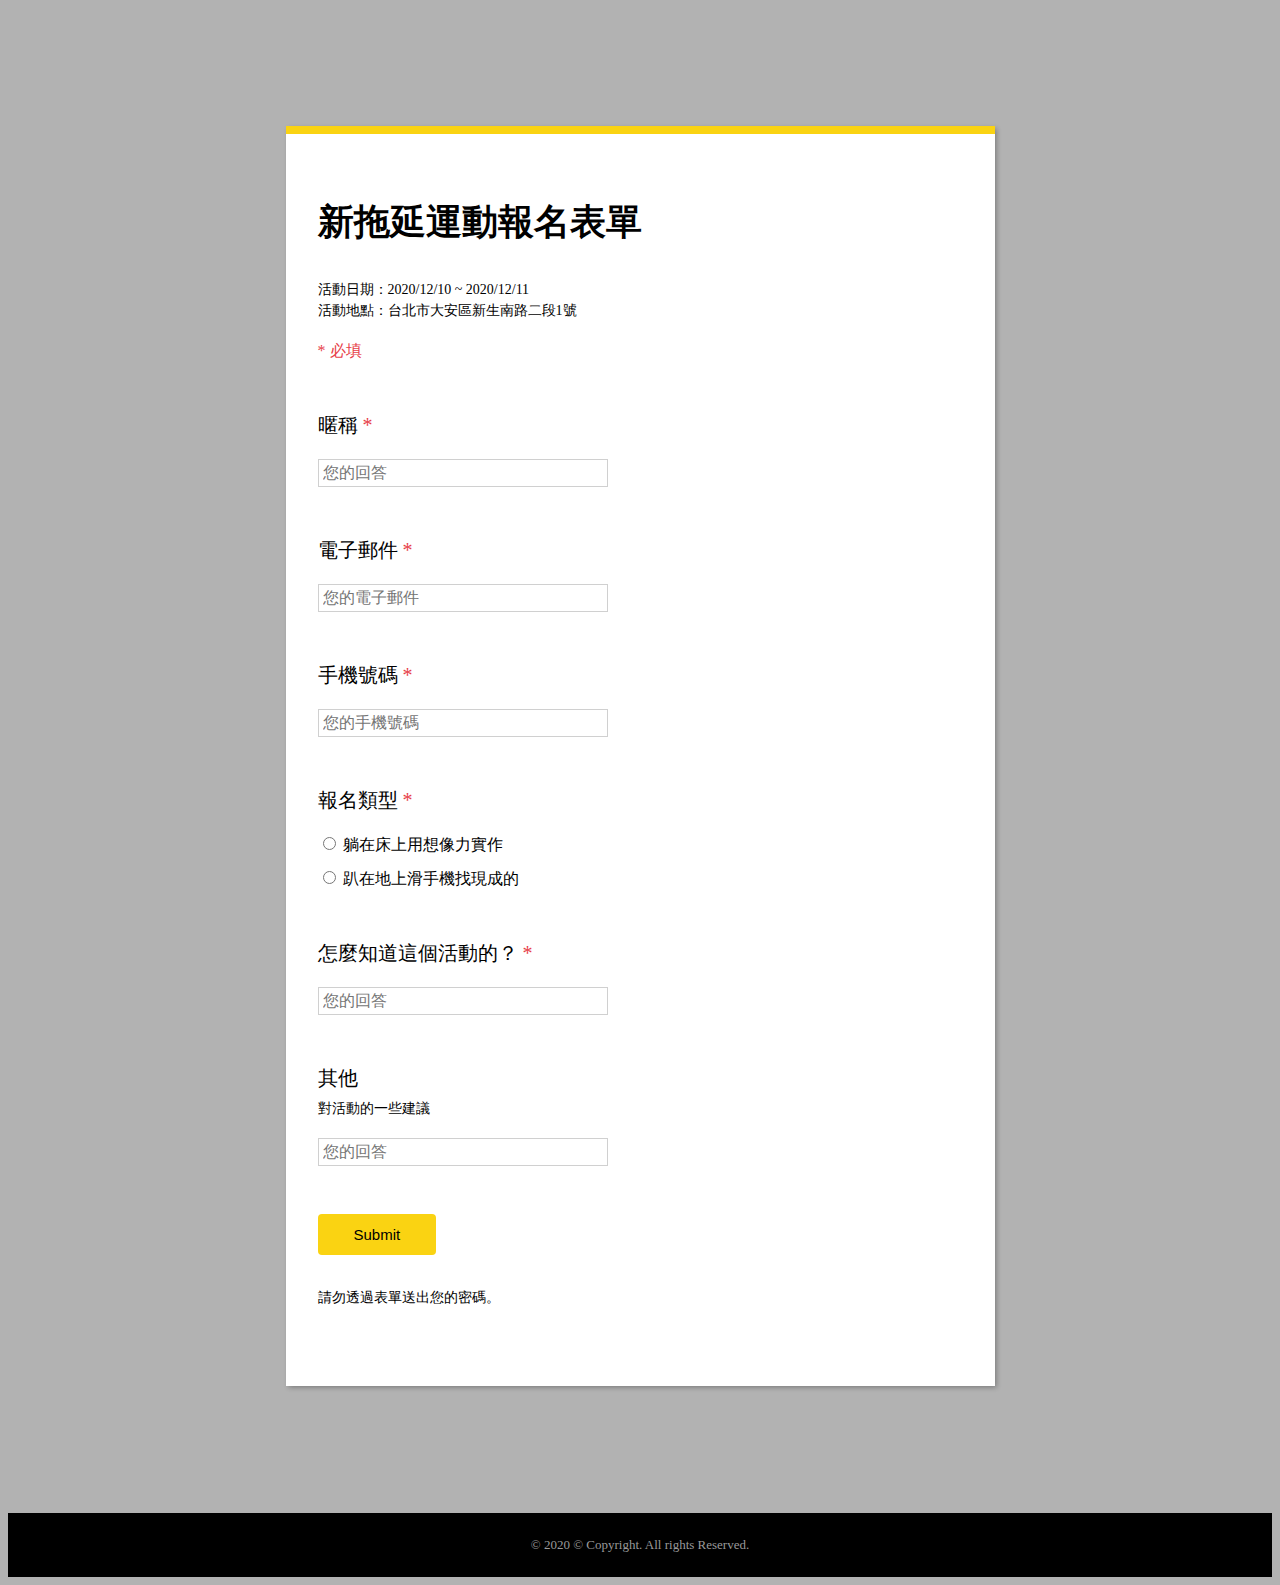
<file: homeworks/week6/hw2/index.html>
<!DOCTYPE html>

<html>

<head>
    <meta charset="utf-8">

    <title>表單</title>
    <meta name="viewport" content="width=device-width, initial-scale=1">
    <link rel="stylesheet" href="https://necolas.github.io/normalize.css/8.0.1/normalize.css" />

    <style>
        body {
            background: rgba(0, 0, 0, 0.3);
        }

        .wrapper {
            max-width: 645px;
            background: white;
            margin: 10% auto;
            box-shadow: 1.8px 2.4px 5px 0 rgba(0, 0, 0, 0.3);
            border-top: solid 8px #fad312;
            padding: 64px 32px;
        }

        .apply-form__title {
            margin: 0;
            font-size: 36px;
            font-weight: bolder;
        }

        .apply-form__desc {
            margin-top: 32px;
            font-size: 14px;
            line-height: 1.5em;
        }

        .apply-form__notice {
            color: #e74149;
            font-size: 16px;
            margin-top: 20px;
        }

        .input-block {
            margin-top: 50px;
        }

        .input-block__title {
            font-size: 20px;
        }

        .input-block__desc {
            font-size: 14px;
            margin-top: 8px;
        }

        .input-block__input {
            margin-top: 20px;
        }

        .input-block__input input[type=text] {
            border: solid 1px #d0d0d0;
            font-size: 16px;
            padding: 4px;
            min-width: 280px;
        }

        .input-block__input label {
            display: block;
            margin-top: 12px;
        }

        .required:after {
            content: '*';
            color: #e74149;
        }

        .apply-form__submit {
            background: #fad312;
            color: black;
            font-size: 15px;
            padding: 12px 36px;
            margin-top: 48px;
            border: none;
            border-radius: 4px;
        }

        footer {
            background: black;
            color: #999999;
            font-size: 13px;
            text-align: center;
            padding: 24px 12px;
        }
       
        @media (max-width: 768px) {
            .wrapper {
                width: 90%;
  }
}

  
    </style>
</head>

<body>
    <div class="wrapper">
        <form class="apply-form">
            <h1 class="apply-form__title">新拖延運動報名表單</h1>
            <p class="apply-form__desc">
                活動日期：2020/12/10 ~ 2020/12/11<br>
                活動地點：台北市大安區新生南路二段1號
            </p>
            <p class="apply-form__notice">
                * 必填
            </p>

            <div class="input-block">
                <div class="input-block__title required">
                    暱稱
                </div>
                <div class="input-block__input">
                    <input name="yourname" type="text" placeholder="您的回答" />
                </div>
            </div>

            <div class="input-block">
                <div class="input-block__title required">
                    電子郵件
                </div>
                <div class="input-block__input">
                    <input name="email" type="text" placeholder="您的電子郵件" />
                </div>
            </div>

            <div class="input-block">
                <div class="input-block__title required">
                    手機號碼
                </div>
                <div class="input-block__input">
                    <input name="phone" type="text" placeholder="您的手機號碼" />
                </div>
            </div>

            <div class="input-block">
                <div class="input-block__title required">
                    報名類型
                </div>
                <div class="input-block__input">
                    <label>
                        <input name="type" value="1" type="radio" /> 躺在床上用想像力實作
                    </label>

                    <label>
                        <input name="type" value="2" type="radio" />
                        趴在地上滑手機找現成的
                    </label>
                </div>
            </div>

            <div class="input-block">
                <div class="input-block__title required">
                    怎麼知道這個活動的？
                </div>
                <div class="input-block__input">
                    <input name="referal" type="text" placeholder="您的回答" />
                </div>
            </div>

            <div class="input-block">
                <div class="input-block__title">
                    其他
                </div>
                <div class="input-block__desc">
                    對活動的一些建議
                </div>
                <div class="input-block__input">
                    <input name="yourname" type="text" placeholder="您的回答" />
                </div>
            </div>

            <input class="apply-form__submit" type="submit" />
            <p class="apply-form__desc">
                請勿透過表單送出您的密碼。
            </p>
        </form>
    </div>

    <footer>© 2020 © Copyright. All rights Reserved.</footer>

</body>

</html>
</file>
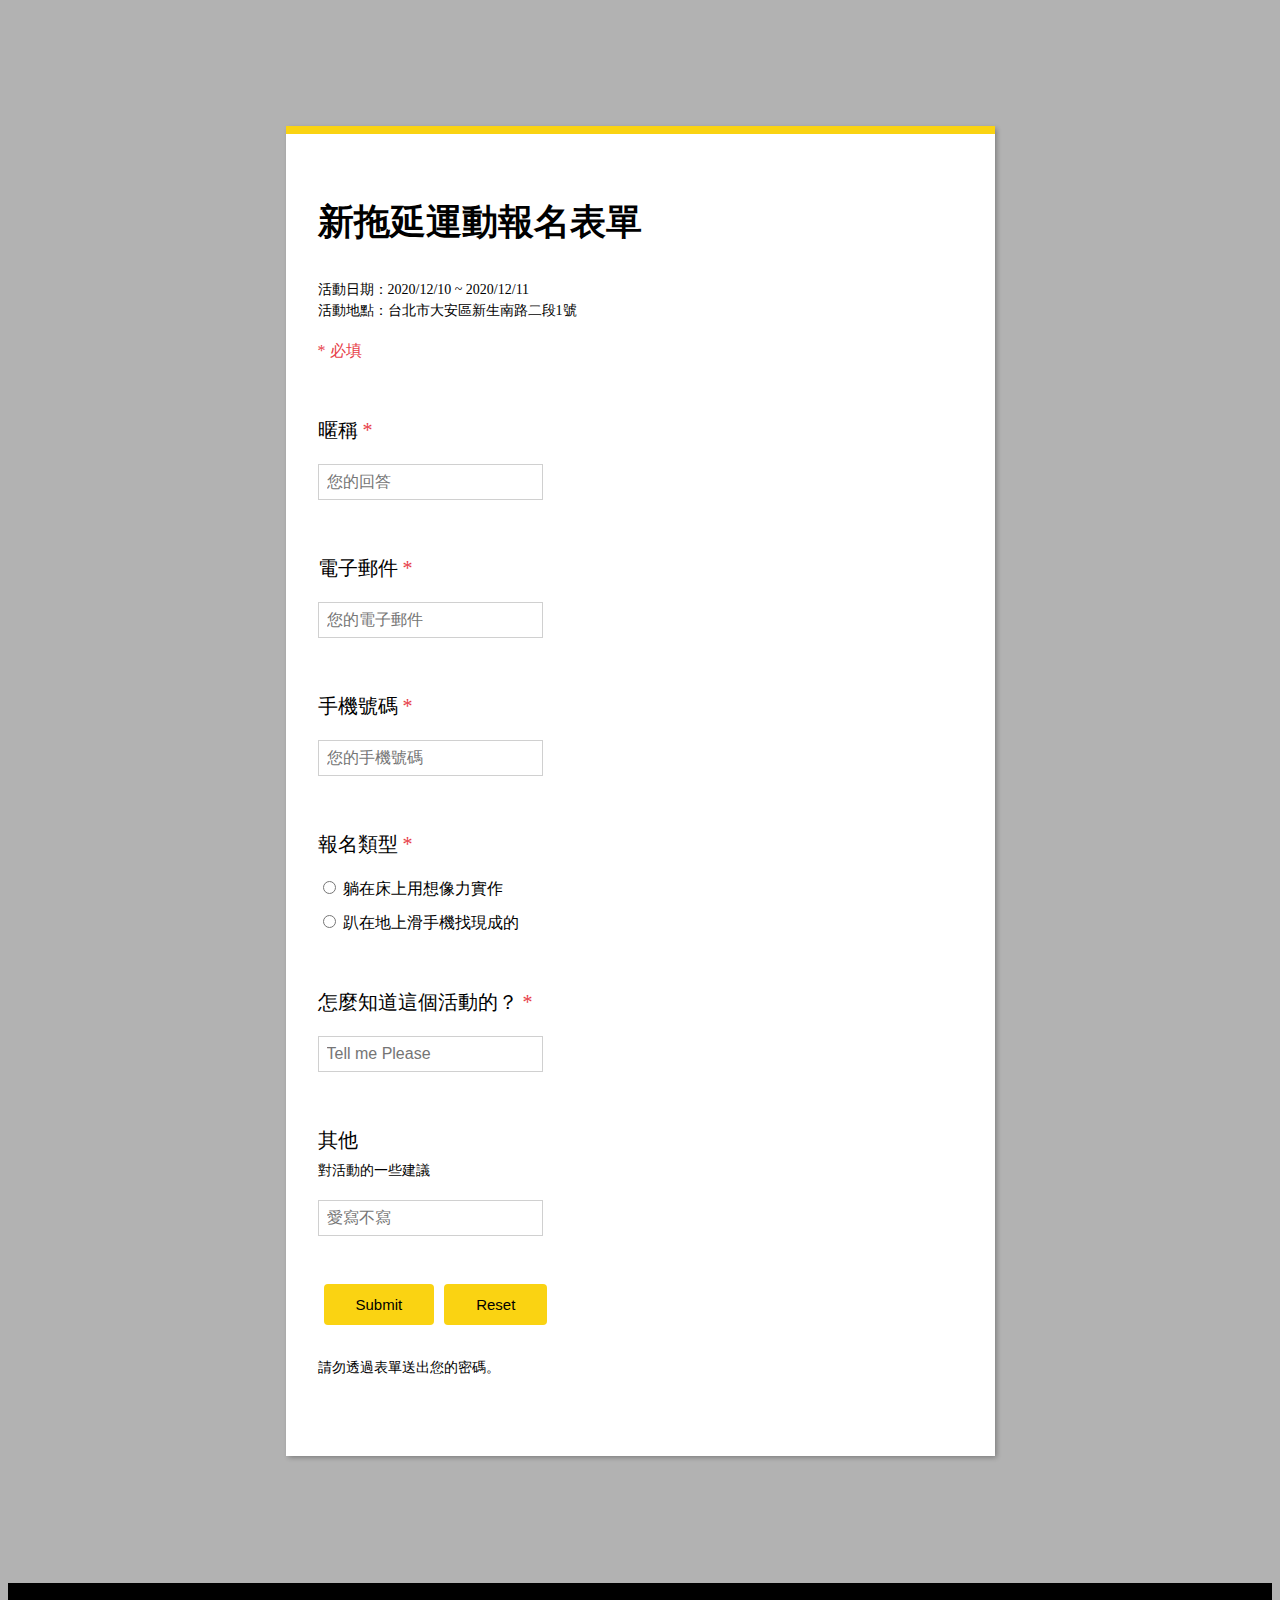
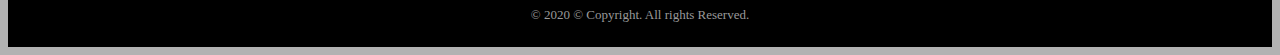
<file: homeworks/week7/hw1/index.html>
<!DOCTYPE html>

<html>
<head>
  <meta charset="utf-8">

  <title>Form表單</title>
  <meta name="viewport" content="width=device-width, initial-scale=1">
  <link rel="stylesheet" href="https://necolas.github.io/normalize.css/8.0.1/normalize.css" />

  <style>
    body {
        background: rgba(0, 0, 0, 0.3);
    }

    .wrapper {
        max-width: 645px;
        background: white;
        margin: 10% auto;
        box-shadow: 1.8px 2.4px 5px 0 rgba(0, 0, 0, 0.3);
        border-top: solid 8px #fad312;
        padding: 64px 32px;
    }

    .apply-form__title {
        margin: 0;
        font-size: 36px;
        font-weight: bold;
    }

    .apply-form__desc {
        margin-top: 32px;
        font-size: 14px;
        line-height: 1.5em;
    }

    .apply-form__notice {
        color: #e74149;
        font-size: 16px;
        margin-top: 20px;
    }

    .input-block {
        margin-top: 55px;
    }

    .input-block__title {
        font-size: 20px;
    }

    .input-block__desc {
        font-size: 14px;
        margin-top: 8px;
    }

    .input-block__input {
        margin-top: 20px;
    }

    .input-block__input input[type=text] {
        border: solid 1px #d0d0d0;
        font-size: 16px;
        padding: 8px;
       
    }

    .input-block__input label {
        display: block;
        margin-top: 12px;
    }

      .required .input-block__title:after {
        content: '*';
        color: #e74149;
    }

    .input-block__error {
        margin-top: 6px;
        color: #e74149;
        position: absolute;
        font-size: 16px;
    }

    .apply-form__submit, 
    .apply-form__reset {
        background: #fad312;
        color: black;
        font-size: 15px;
        padding: 12px 32px;
        margin-top: 48px;
        margin-left:6px;
        border: none;
        border-radius: 4px;
        
    }

    .apply-form__submit:hover, 
    .apply-form__reset:hover {
      transform: scale(1.2);
    }

    footer {
        background: black;
        color: #999999;
        font-size: 13px;
        text-align: center;
        padding: 24px 12px;
    }

    .hide-error .input-block__error {
        visibility: hidden;
    }

  </style>
</head>

<body>
  <div class="wrapper">
    <form class="apply-form">
      <h1 class="apply-form__title">新拖延運動報名表單</h1>
      <p class="apply-form__desc">
        活動日期：2020/12/10 ~ 2020/12/11<br>
        活動地點：台北市大安區新生南路二段1號
      </p>
      <p class="apply-form__notice">
        * 必填
      </p>
      <div class="input-block required hide-error">
        <div class="input-block__title ">
          暱稱
        </div>
        <div class="input-block__input">
          <input name="username" type="text" placeholder="您的回答"/>
        </div>
        <div class="input-block__error">請輸入暱稱</div>
      </div>

      <div class="input-block required hide-error">
        <div class="input-block__title">
          電子郵件
        </div>
        <div class="input-block__input">
          <input name="email" type="text" placeholder="您的電子郵件"/>
        </div>
        <div class="input-block__error">請輸入電子郵件</div>
      </div>
      <div class="input-block required hide-error">
        <div class="input-block__title">
          手機號碼
        </div>
        <div class="input-block__input">
          <input name="phone" type="text" placeholder="您的手機號碼"/>
        </div>
        <div class="input-block__error">請輸入手機號碼</div>
      </div>
      <div class="input-block required hide-error">
        <div class="input-block__title">
          報名類型
        </div>
        <div class="input-block__input">
          <label>
            <input name="type" value="bed" type="radio" /> 躺在床上用想像力實作
          </label>

          <label>
            <input name="type" value="floor" type="radio" />
             趴在地上滑手機找現成的
          </label>
        </div>
        <div class="input-block__error">請輸入報名類型</div>
      </div>
      <div class="input-block required hide-error">
        <div class="input-block__title">
          怎麼知道這個活動的？
        </div>
        <div class="input-block__input">
          <input name="referal" type="text" placeholder="Tell me Please"/>
        </div>
        <div class="input-block__error">要填喔!不然我會7噗噗</div>
      </div>
      
      <div class="input-block">
        <div class="input-block__title">
          其他
        </div>
        <div class="input-block__desc">
          對活動的一些建議
        </div>
        <div class="input-block__input">
          <input name="username" type="text" placeholder="愛寫不寫" />
        </div>
      </div>
      <input class="apply-form__submit" type="submit"  />
      <input class="apply-form__reset" type="reset" />
      <p class="apply-form__desc">
        請勿透過表單送出您的密碼。
      </p>
    </form>
  </div>

    <footer>
      © 2020 © Copyright. All rights Reserved.
    </footer>

  <script>
      document.querySelector("form")
        .addEventListener("submit" , e => {
          e.preventDefault()
          let hasError = false
          let values = {}

          const elements = document.querySelectorAll(".required")
          for(element of elements) {
            const radios = element.querySelectorAll("input[type=radio]")
            const input = element.querySelector("input[type=text]")
            let isValid = true
            if (input) {
              values[input.name] = input.value
              if (!input.value) {
                isValid = false
              }
            } else if (radios.length) {
              isValid = [...radios].some(radio => radio.checked)
              if (isValid) {
                let r = element.querySelector("input[type=radio]:checked")
                values[r.name] = r.value
              }
            } else {
              continue
            }
            
            if (!isValid) {
              element.classList.remove("hide-error")
              hasError = true
            } else {
              element.classList.add("hide-error")
            }
          }

          if (!hasError) {
            alert(JSON.stringify(values))
          }
          
      })

  </script>
</body>
</html>
</file>
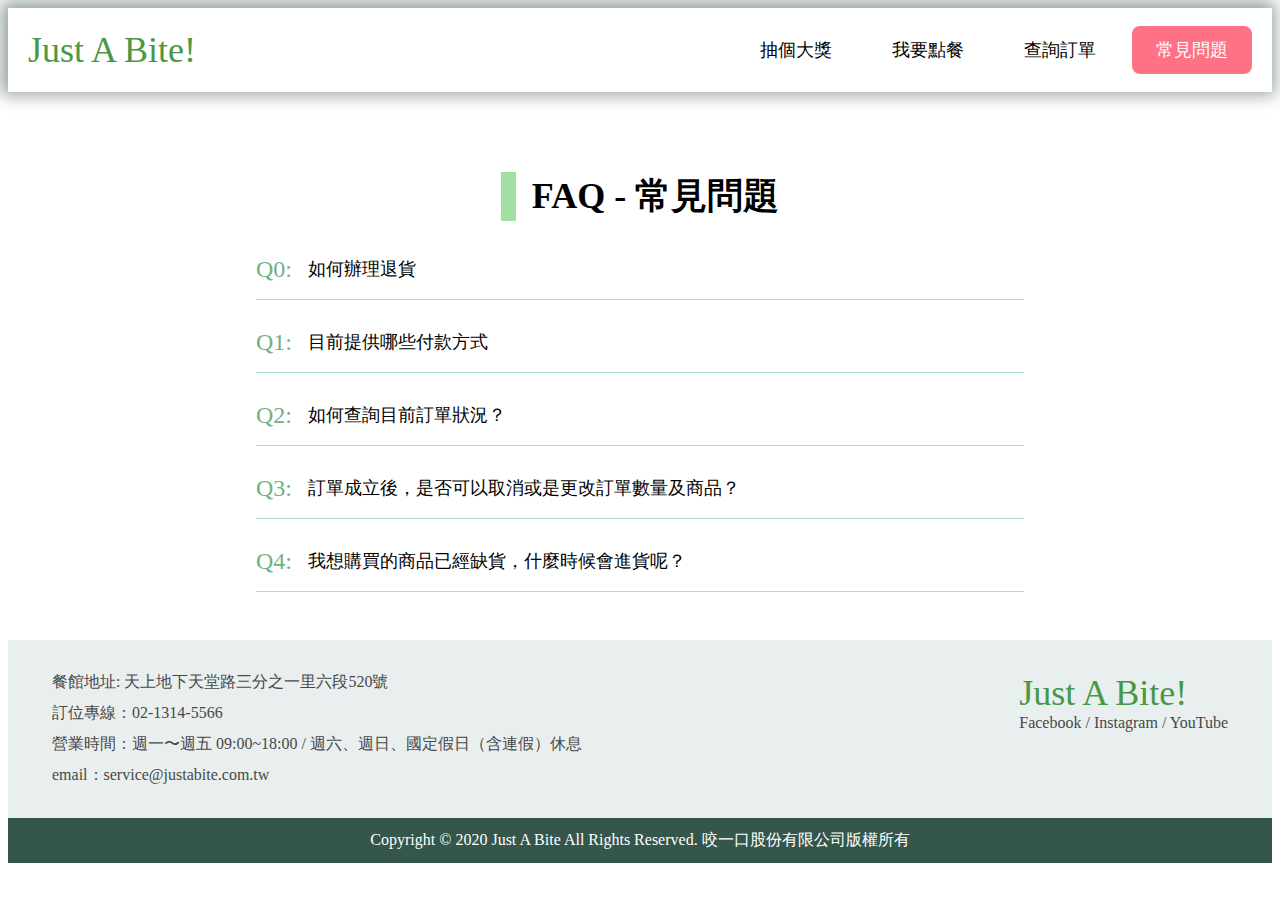
<file: homeworks/week7/hw2/index.html>
<!DOCTYPE html>

<html>
<head>
  <meta charset="utf-8">

  <title>餐廳官網之常見問題</title>
  <meta name="viewport" content="width=device-width, initial-scale=1">
  <link rel="stylesheet" href="https://necolas.github.io/normalize.css/8.0.1/normalize.css" />

  <style>

    .navbar {
      box-shadow: -2.5px -2.5px 16px 5px #97a2a0;
    }

    .navbar .wrapper {
      display: flex;
      justify-content: space-between;
      align-items: center;
      height: 84px;
      background: white;
      padding: 0px 20px;
    }

    .navbar__insite {
      color: #489846;
      font-size: 36px;
    }

    .navbar__list {
      list-style: none;
      margin: 0;
      padding: 0;
      display: flex;
      font-size: 18px;
    }

    .navbar__list li {
      margin-left: 12px;
      border-radius: 8px;
      transition: background 0.2s;
    }

    .navbar__list li.active, .navbar__list li:hover {
      background: #ff7286;
    }

    .navbar__list li.active a,
    .navbar__list li:hover a {
      color: white;
    }

    .navbar__list li a {
      display: block;
      text-decoration: none;
      color: black;
      padding: 12px 24px;
    }

    .wrapper {
      max-width: 1280px;
      margin: 0 auto;
      padding: 0px 12px;
    }

    h2 {
      margin: 0;
    }

    .section {
      text-align: center;
      margin-top: 80px;
    }

    .title {
      display: inline-block;
      font-size: 36px;
      border-left: solid 15px #a3dea2;
      padding-left: 16px;
      margin-bottom: 36px;
    }

    footer {
      margin-top: 48px;
    }

    .footer__bottom {
      background: #35564b;
      padding: 12px;
      text-align: center;
      color: white;
      font-size: 16px;
    }

    .footer__top {
      background: #e8efee;
      padding: 32px;
      color: #484848;
    }

    .footer__top .wrapper {
      display: flex;
      justify-content: space-between;
    }

    .footer__info {
      margin-right: 16px;
    }

    .footer__info div + div {
      margin-top: 10px;
    }

    .footer__site {
      font-size: 36px;
      color: #489846;
    }

    .faq-block {
      margin: 0 auto;
      max-width: 768px;
    }

    .faq-item {
      display: flex;
      text-align: left;
      padding-bottom: 24px;
      border-bottom: solid 1px #a6e2c0;
      overflow: hidden;
      cursor: pointer;
    }
      
    .faq-item:not(:first-child) {
      margin-top: 30px;
    }

    .question__number {
      color: #70b282;
      font-size: 24px;
      margin-right: 16px;
      line-height: 24px;
    }

    .question h2 {
      font-size: 18px;
      margin: 0;
      font-weight: normal;
      line-height: 24px;
    }

    .question p {
      font-size: 18px;
    }

    .faq-item--hide {
      height: 18px;
    }

    @media(max-width: 768px) {
    .navbar .wrapper {
      height: 120px;
      flex-direction: column;
      justify-content: space-between;
      padding: 0px;
    }

    .navbar__list {
      display: flex;
      width: 100%;
    }

    .navbar__list li {
      flex: 1;
      margin-left: 0;
      border-radius: 0;
      text-align: center;
    }

    .footer__top .wrapper {
      flex-direction: column-reverse;
    }

    .footer__info {
      margin-right: 0;
      margin-top: 16px;
    }
  }
    
  </style>
</head>

<body>
  <!--導覽列區塊-->
  <nav class="navbar">
    <div class="wrapper">
      <div class="navbar__insite">
        Just A Bite!
      </div>
      <ul class="navbar__list">
        <li><a href="#">抽個大獎</a></li>
        <li><a href="#">我要點餐</a></li>
        <li><a href="#">查詢訂單</a></li>
        <li class="active"><a href="#">常見問題</a></li>
      </ul>
    </div>
  </nav>
       <!--標題-->
  <div class="wrapper">
    <section class="section">
      <h2 class="title">FAQ - 常見問題</h2>
          <!--問答區塊-->
      <div class="faq-block">
        <div class="faq-item faq-item--hide">
          <div class="question__number">Q0:</div>
          <div class="question">
            <h2>如何辦理退貨</h2>
            <p>線上刷卡的使用方式也超簡單，只要您確認您當次的購物清單與金額都無誤，就可立即到匯款上傳系統，登入個人帳號密碼後，點選"線上刷卡方式"，確認收件住址後，再進行刷卡確認程序即可～</p>
          </div>
        </div>
        <div class="faq-item faq-item--hide">
          <div class="question__number">Q1:</div>
          <div class="question">
            <h2>目前提供哪些付款方式</h2>
            <p> 目前只提供線上信用卡付款、貨到付款，以及超商取貨付款三種方式喔。</p>
          </div>
        </div>
        <div class="faq-item faq-item--hide">
          <div class="question__number">Q2:</div>
          <div class="question">
            <h2>如何查詢目前訂單狀況？</h2>
            <p>打開官網，選擇查詢訂單，即可查詢！</p>
          </div>
        </div>
        <div class="faq-item faq-item--hide">
          <div class="question__number">Q3:</div>
          <div class="question">
            <h2>訂單成立後，是否可以取消或是更改訂單數量及商品？</h2>
            <p>可以取消或更改訂單數量及商品喔！</p>
          </div>
        </div>
        <div class="faq-item faq-item--hide">
          <div class="question__number">Q4:</div>
          <div class="question">
            <h2>我想購買的商品已經缺貨，什麼時候會進貨呢？</h2>
            <p>沒貨了，不進啦！！!！!</p>
          </div>
        </div>
      </div>

    </section>
  </div>
    <!--底部區塊-->
  <footer>
    <div class="footer__top">
      <div class="wrapper">
        <div class="footer__info">
          <div>餐館地址: 天上地下天堂路三分之一里六段520號</div>
          <div>訂位專線：02-1314-5566</div>
          <div>營業時間：週一〜週五 09:00~18:00 / 週六、週日、國定假日（含連假）休息</div>
          <div>email：service@justabite.com.tw</div>
        </div>
        <div>
          <div class="footer__site">Just A Bite!</div>
          <div>Facebook / Instagram / YouTube</div>
        </div>
      </div>
    </div>
    <div class="footer__bottom">
      Copyright © 2020 Just A Bite All Rights Reserved. 咬一口股份有限公司版權所有
    </div>
  </footer>
  <!--DOM部分 給CSS增加動作-->
  <script>
      document.querySelector(".faq-block").addEventListener("click", function(e) {
          const element = closest(e.target, "faq-item")
          if (element) {
            element.classList.toggle("faq-item--hide")
          }
        })

      function closestRecursive(node, className) {
        if (!node || !node.classList) return null
        if(node.classList.contains(className)) {
          return node
        }
        return closestRecursive(node.parentNode, className)
      }

      function closest(node, className) {
        while(node && node.classList) {
          if (node.classList.contains(className)) {
            return node
          }
          node = node.parentNode
        }
      }      
  </script>
</body>
</html>
</file>
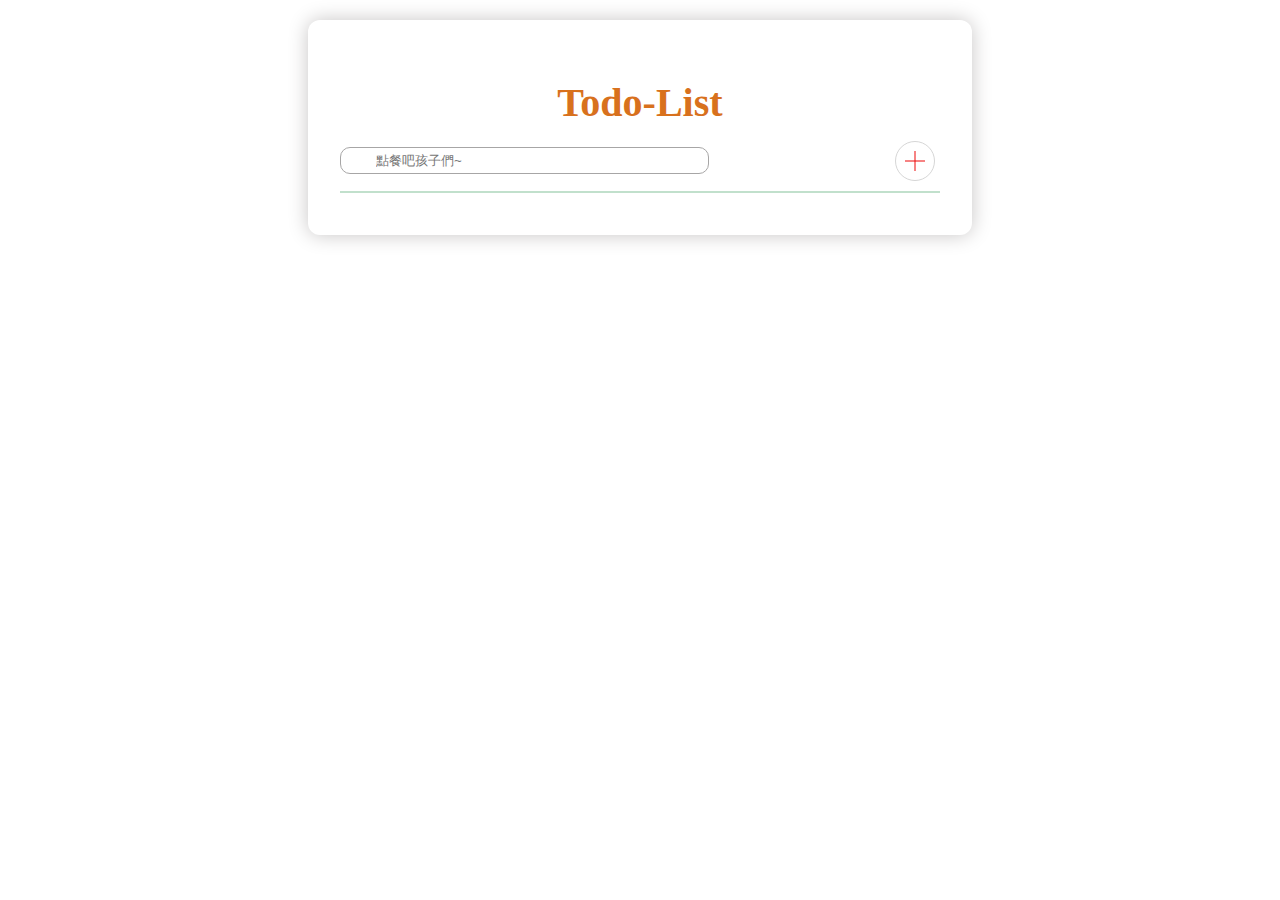
<file: homeworks/week7/hw3/index.html>
<!DOCTYPE html>

<html>
<head>
  <meta charset="utf-8">

  <title>Todo-List</title>
  <meta name="viewport" content="width=device-width, initial-scale=1">
  <link rel="stylesheet" href="https://necolas.github.io/normalize.css/8.0.1/normalize.css" />

  <style>
    .wrapper {
        max-width: 600px;
        margin: 0 auto;
        margin-top: 20px;
        padding: 32px;
        box-shadow: 0px 0px 20px rgb(199 197 197);
        border-radius: 12px;
    }

    h1 {
        font-size: 40px;
        color: #d8711d;
        margin-bottom: 15px;
        text-align: center;
    }

    .input-block {
        display: flex;
        justify-content: space-between;
        align-items: center;
    }

    .input-todo {
        border-radius: 10px;
        padding: 5px 35px;
        border: 1px solid rgb(167, 166, 166);
    }
    
    .btn-new {
        border: 1px solid rgb(214, 214, 214);
        outline: none;
        background: transparent;
        width: 40px;
        height: 40px;
        border-radius: 50%;
        margin-right: 5px;
    }

    .btn-new:after,
    .btn-new:before {
        content: " ";
        background: rgb(238, 9, 9);
        width: 20px;
        height: 1px;
        position: absolute;
    }

    .btn-new:before {
        transform: translate(-50%, -50%);
    }

    .btn-new:after {
        transform: translate(-50%, -50%) rotate(90deg);
    }

    .btn-new:hover:after,
    .btn-new:hover:before {
        background: #3106f3;
    }

    .todo__underline {
        width: 600px;
        height: 2.5px;
        background-color: rgb(193, 224, 204);
        margin: 10px auto;
    }

    .todo {
        display: flex;
        align-items: center;
        margin-top: 12px;
        padding: 12px;
    }

    .todo:hover {
        background: rgba(0,0,0,0.2);
    }

    .todo__title {
        flex: 1;
    }

    .todo__check {
        width: 20px;
        height: 20px;
        margin-right: 8px;
    }

    .todo.done .todo__title {
        text-decoration: line-through;
    }

  </style>
</head>

<body>
  <div class="wrapper">
    <h1>Todo-List</h1>
    <div class="input-block">
      <input class="input-todo" type="text"  placeholder="點餐吧孩子們~" size ="35" />
      <button class="btn-new"></button>
    </div>
    <div class="todos">
    </div>
    <div class="todo__underline"></div>
  </div>
  <script>
      //點擊 +號 添加
    document.querySelector('.btn-new').addEventListener('click', () => {
      const value = document.querySelector('.input-todo').value;
      if (!value) return
      const div = document.createElement('div')
      div.classList.add('todo')
      div.innerHTML = `
        <input class="todo__check" type="checkbox" />
        <div class="todo__title">${escapeHtml(value)}</div>
        <button class="btn-delete">Delete</button>
      `
      document.querySelector('.todos').appendChild(div)
      document.querySelector('.input-todo').value = ''
    })

    // event delegation / proxy
    document.querySelector('.todos').addEventListener('click', (event) => {
      const { target } = event
      // delete todo
      if (target.classList.contains('btn-delete')) {
        target.parentNode.remove()
        return
      }

      // check/uncheck todo
      if (target.classList.contains('todo__check')) {
        if (target.checked) {
          target.parentNode.classList.add('done')
        } else {
          target.parentNode.classList.remove('done')
        }
      }
    })

    function escapeHtml(unsafe) {
      return unsafe
           .replace(/&/g, "&amp;")
           .replace(/</g, "&lt;")
           .replace(/>/g, "&gt;")
           .replace(/"/g, "&quot;")
           .replace(/'/g, "&#039;");
    }

  </script>
</body>
</html>
</file>
<file: examples/week10/restaurant-demo/style.css>
* {
  box-sizing: border-box;
}

h2 {
  margin: 0;
}

.navbar {
  box-shadow: -1.4px -1.4px 6px 0 #97a2a0;
}
.navbar .wrapper {
  display: flex;
  justify-content: space-between;
  align-items: center;
  height: 84px;
  background: white;
  padding: 0px 20px;
}

.navbar__site-name a {
  color: #489846;
  font-size: 36px;
  text-decoration: none;
}

.navbar__list {
  list-style: none;
  margin: 0;
  padding: 0;
  display: flex;
  font-size: 18px;
}

.navbar__list li {
  margin-left: 12px;
  border-radius: 8px;
  transition: background 0.1s;
}

.navbar__list li.active, .navbar__list li:hover {
  background: #ff7286;
}

.navbar__list li.active a,
.navbar__list li:hover a {
  color: white;
}

.navbar__list li a {
  display: block;
  text-decoration: none;
  color: black;
  padding: 12px 24px;
}

.wrapper {
  max-width: 1280px;
  margin: 0 auto;
  padding: 0px 12px;
}

.main-wrapper {
  min-height: calc(100vh - 300px);
}

.banner {
  position: relative;
  height: 450px;
  background: url(images/bg.jpg) center/cover no-repeat;
}

.banner:after {
  content: "";
  position: absolute;
  background: rgba(0, 0, 0, 0.4);
  top: 0;
  left: 0;
  right: 0;
  bottom: 0;
}

.banner h1 {
  display: inline-block;
  position: relative;
  margin: 0;
  color: white;
  z-index: 2;
  top: 50%;
  left: 50%;
  transform: translate(-50%, -50%);
  font-size: 60px;
  font-weight: bold;
}

.section {
  text-align: center;
  margin-top: 80px;
  margin-bottom: 40px;
}

.section__title {
  display: inline-block;
  font-size: 36px;
  border-left: solid 15px #a3dea2;
  padding-left: 16px;
  margin-bottom: 36px;
}

.section__desc {
  font-size: 16px;
  line-height: 2em;
  margin: 0px 0px 68px 0px;
}

.button {
  padding: 60px 80px;
  font-size: 36px;
  color: #3e613d;
  display: inline-block;
  border-radius: 10px;
  cursor: pointer;
  transition: transform 0.1s;
}

.button:hover {
  transform: scale(1.1);
}

.btn-order {
  background: #a8e8e1;
}

.btn-query {
  margin-left: 23px;
  background: #f9f9b5;
}

.section__images {
  display: flex;
}

.section__images div {
  width: 25%;
}

.section__images img {
  width: 100%;
}

.footer__bottom {
  background: #35564b;
  padding: 12px;
  text-align: center;
  color: white;
  font-size: 16px;
}

.footer__top {
  background: #e8efee;
  padding: 32px;
  color: #484848;
}

.footer__top .wrapper {
  display: flex;
  justify-content: space-between;
}

.footer__info {
  margin-right: 16px;
}

.footer__info div + div {
  margin-top: 10px;
}

.footer__site {
  font-size: 36px;
  color: #489846;
}

.section__comments {
  display: flex;
  margin-top: 72px;
}

.comment {
  border-radius: 5px;
  box-shadow: -1.4px -1.4px 4px 0 #d8eaef;
  border: solid 1px #c7e5ec;
  height: 220px;
  padding: 16px;
  position: relative;
}

.comment + .comment {
  margin-left: 16px;
}

.comment__avatar {
  width: 105px;
  height: 105px;
  border-radius: 50%;
  overflow: hidden;
}

.comment__avatar img {
  width: 100%;
  height: 100%;
}

.comment__author {
  display: inline-block;
  position: absolute;
  top: 18px;
  left: 50%;
  transform: translate(-50%, -50%);
}

.comment__author p {
  margin-top: 5px;
  line-height: 18px;
}

.comment__content {
  position: relative;
  top: 40%;
  line-height: 1.5em;
}

.faq-block {
  margin: 0 auto;
  max-width: 768px;
}

.faq-item {
  display: flex;
  text-align: left;
  padding-bottom: 24px;
  border-bottom: solid 1px #a6e2c0;
  overflow: hidden;
  cursor: pointer;
}

.faq-item:not(:first-child) {
  margin-top: 24px;
}

.faq-item__number {
  color: #70b282;
  font-size: 24px;
  margin-right: 16px;
  line-height: 24px;
}

.faq-item__content h2 {
  font-size: 18px;
  margin: 0;
  font-weight: normal;
  line-height: 24px;
}

.faq-item__content p {
  font-size: 16px;
}

.faq-item--hide {
  height: 15px;
}

.hide {
  display: none;
}

.section-lottery {
  position: relative;
  height: 600px;
  background: url(images/bg.jpg) center/cover no-repeat;
}

.section-lottery.first-prize {
  background-image: url(images/first.jpg);
}

.section-lottery.second-prize {
  background-image: url(images/tv.jpg);
}

.section-lottery.third-prize {
  background-image: url(images/yt.jpg);
}

.section-lottery.none-prize {
  background: black;
  color: white;
}

.section-lottery:after {
  content: "";
  position: absolute;
  background: rgba(0, 0, 0, 0.4);
  top: 0;
  left: 0;
  right: 0;
  bottom: 0;
}

.lottery-result {
  position: relative;
  color: white;
  max-width: 800px;
  z-index: 2;
  top: 50%;
  left: 50%;
  transform: translate(-50%, -50%);
  text-align: center;
}

.lottery-result__title {
  margin-bottom: 48px;
  font-size: 36px;
}

.lottery-result__btn {
  color: white;
  max-width: 330px;
  text-align: center;
  background: #e62a45;
  padding: 16px 0px;
  border-radius: 8px;
  cursor: pointer;
  margin: 0 auto;
}

.lottery-info {
  max-width: 500px;
  background: white;
  position: relative;
  margin: 0;
  color: white;
  z-index: 2;
  top: 50%;
  left: 50%;
  transform: translate(-50%, -50%);
}

.lottery-info {
  text-align: center;
  padding: 40px 40px 24px 20px;
  border-radius: 16px;
  color: #322929;
}

.lottery-info__title {
  font-size: 24px;
  font-weight: bold;
  color: #5ec1b6;
  margin-bottom: 24px;
}

.lottery-info__detail {
  display: flex;
  align-items: flex-start;
  border-bottom: 1px solid rgba(0,0,0,0.2);
  padding-bottom: 12px;
  margin-bottom: 24px;
  font-size: 16px;
}

.lottery-info__detail-title {
  font-weight: bold;
  font-size: 18px;
  width: 90px;
}

.lottery-info__detail-content {
  margin-left: 12px;
  flex: 1;
  text-align: left;
  line-height: 1.5em;
}

.lottery-info__btn {
  color: white;
  width: 80%;
  text-align: center;
  background: #e62a45;
  padding: 16px 0px;
  border-radius: 8px;
  cursor: pointer;
  margin: 0 auto;
}

@media(max-width: 768px) {
  .navbar .wrapper {
    height: 120px;
    flex-direction: column;
    justify-content: space-between;
    padding: 0px;
  }

  .navbar__site-name {
    margin-top: 10px;
  }

  .navbar__list {
    display: flex;
    width: 100%;
  }

  .navbar__list li {
    flex: 1;
    margin-left: 0;
    border-radius: 0;
    text-align: center;
  }

  .btn-query {
    margin-left: 0;
    margin-top: 16px;
  }

  .section__images {
    flex-direction: column;

  }

  .section__images div {
    width: 100%;
  }

  .footer__top .wrapper {
    flex-direction: column-reverse;
  }

  .footer__info {
    margin-right: 0;
    margin-top: 16px;
  }

  .section__comments {
    flex-direction: column;
  }

  .comment + .comment {
    margin-left: 0;
    margin-top: 82px;
  }

  .lottery-info {
    transform: none;
    top: 0;
    left: 0;
    border-radius: 0;
  }
}
</file>
